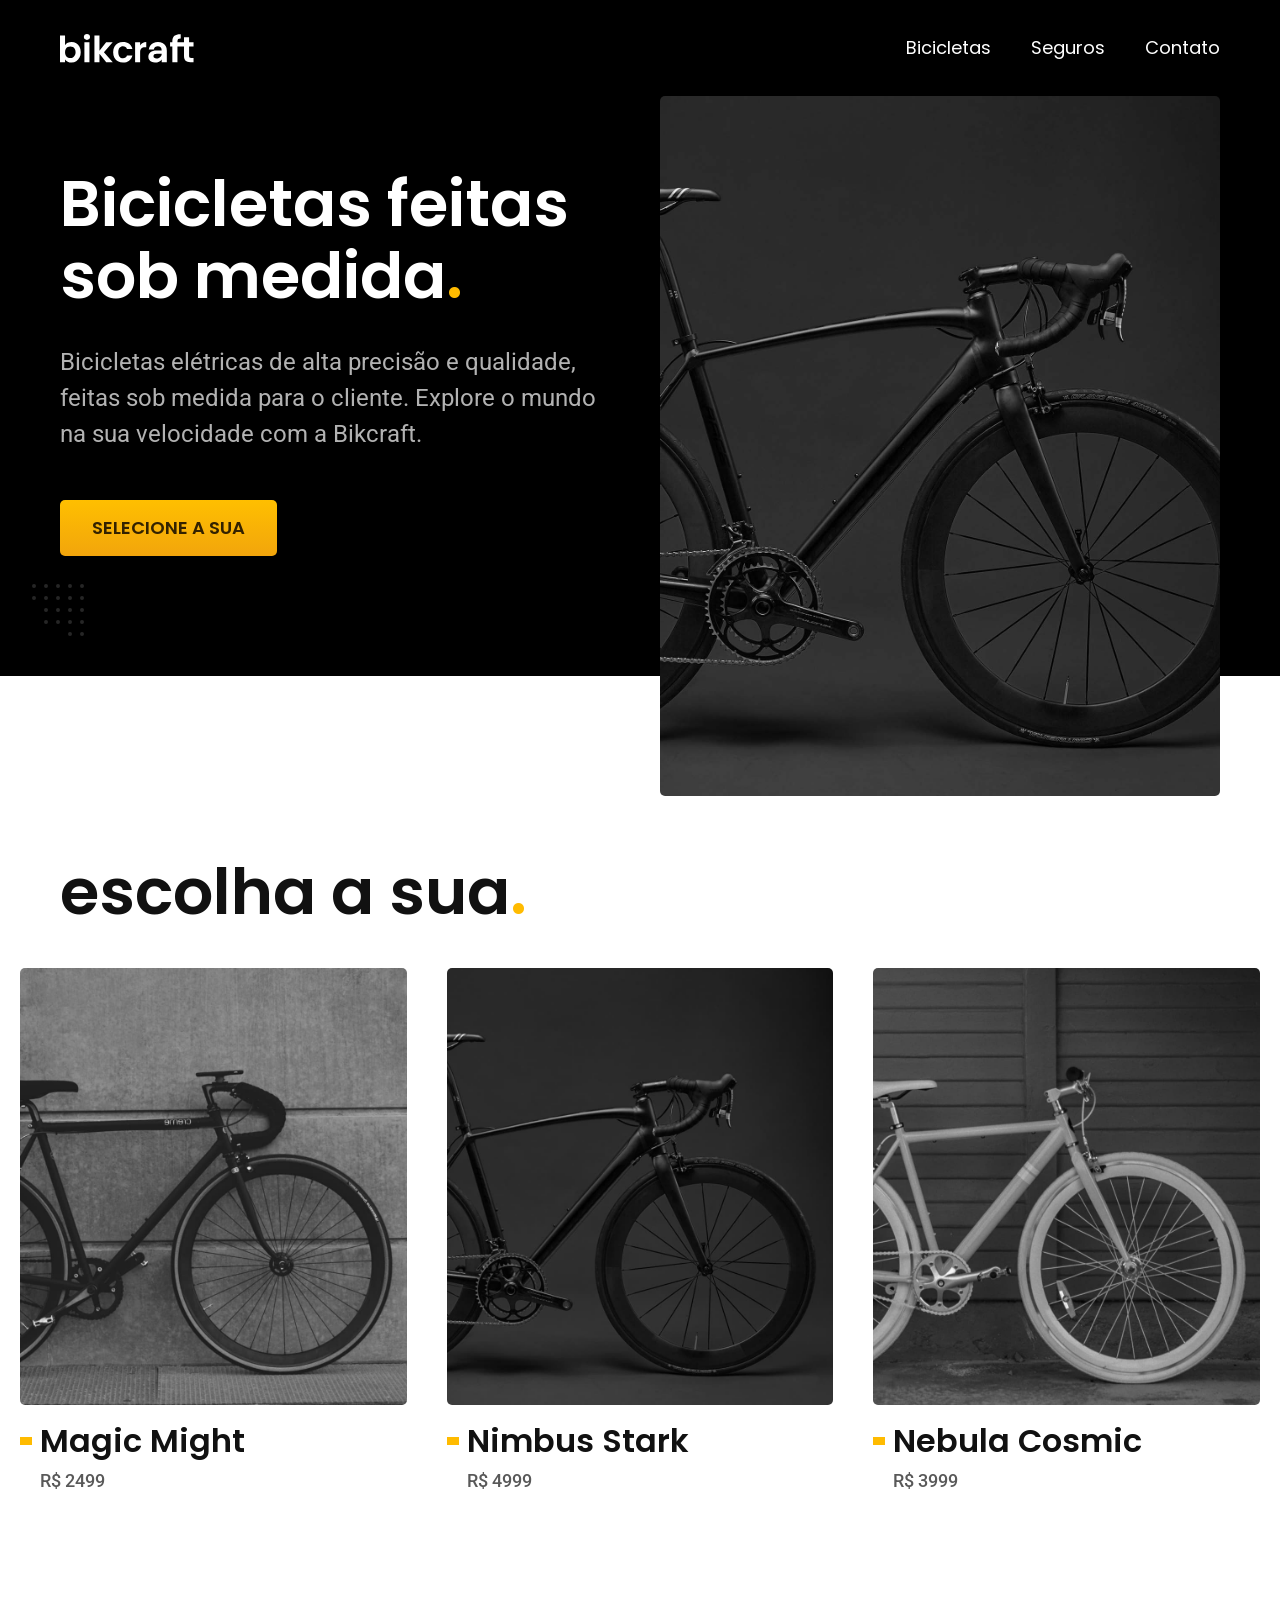
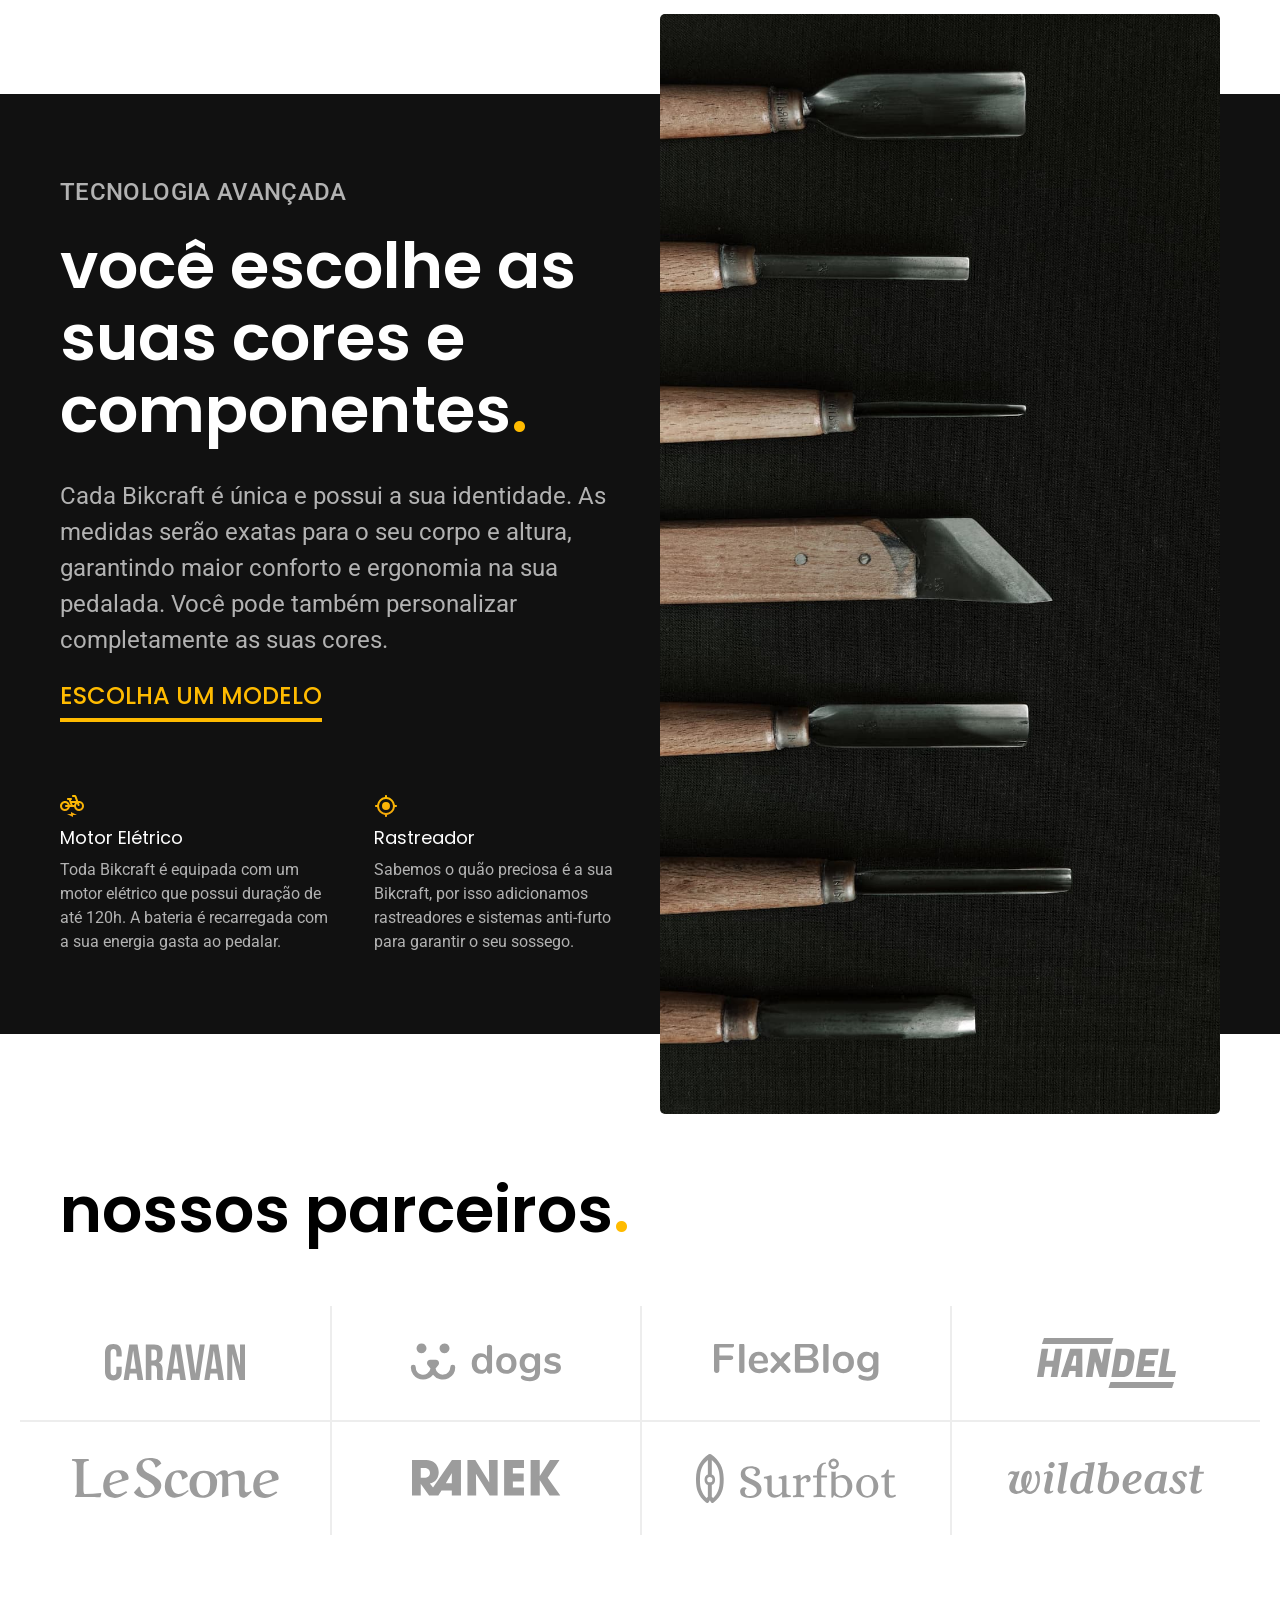
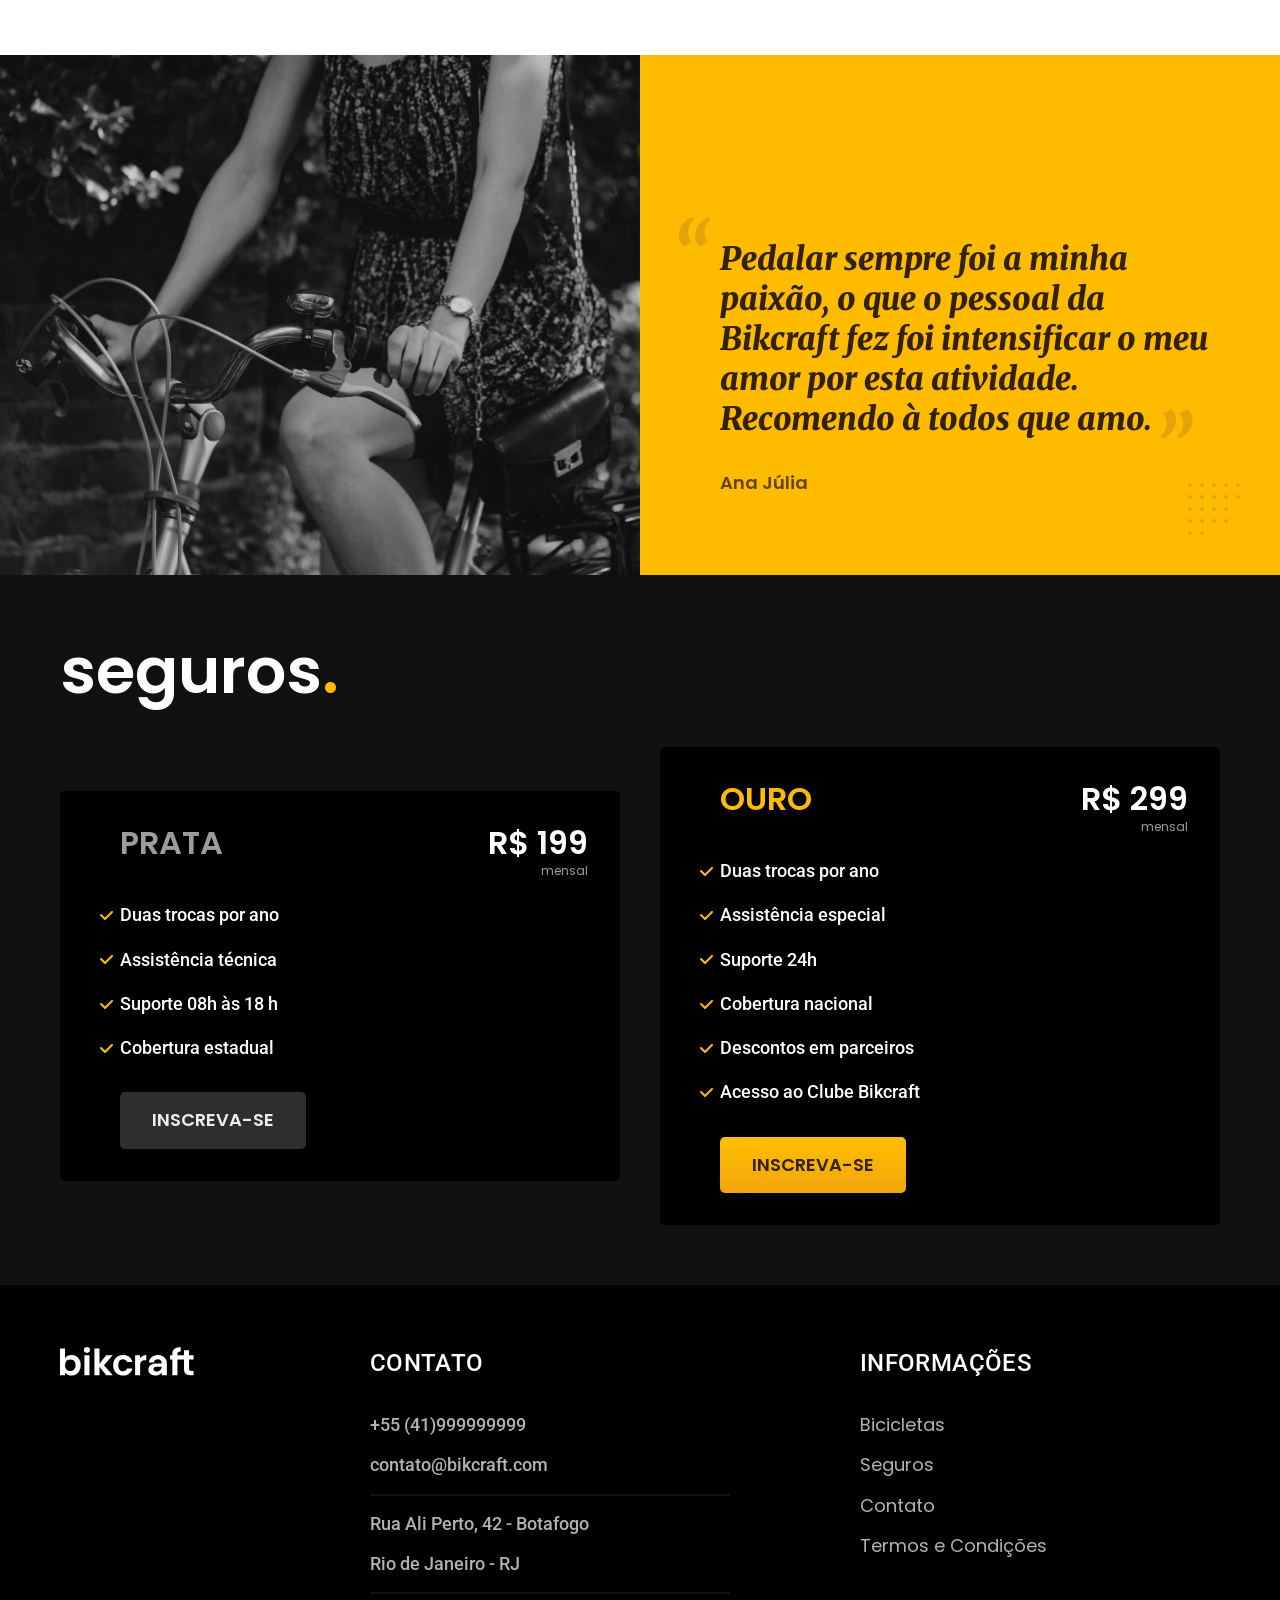
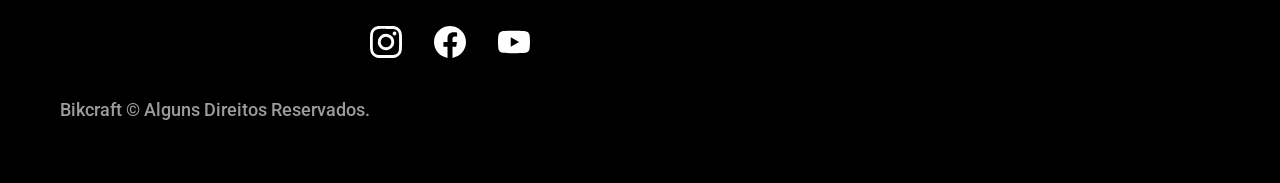
<file: index.html>
<!DOCTYPE html>
<html lang="en">

<head>
  <meta charset="UTF-8">
  <meta name="viewport" content="width=device-width, initial-scale=1.0">
  <meta name="description" content="Bicicletas elétricas de alta precisão e qualidade,  feitas sob medida para o cliente. Explore o mundo na sua velocidade com a Bikcraft.">
  <link rel="shortcut icon" href="favicon.svg" type="image/x-icon">
  <link rel="stylesheet" href="css/style.css">

  <link rel="preconnect" href="https://fonts.googleapis.com">
  <link rel="preconnect" href="https://fonts.gstatic.com" crossorigin>
  <link href="https://fonts.googleapis.com/css2?family=Merriweather:ital,opsz,wght@1,18..144,900&family=Poppins:wght@400;600&family=Roboto:wght@100..900&display=swap" rel="stylesheet">
  <title>Bikcraft - Bicicletas Elétricas</title>


  <script>
    document.documentElement.classList.add('js')
  </script>
</head>

<body id="home">
  <header class="header-bg">
    <div class="header container">
      <a href="./index.html"><img src="img/bikcraft.svg" alt="Bikcraft"></a>
      <nav aria-label="primaria">
        <ul class="header-menu font-1-m cor-0">
          <li><a href="./bicicletas.html">Bicicletas</a></li>
          <li><a href="./seguros.html">Seguros</a></li>
          <li><a href="./contato.html">Contato</a></li>
        </ul>
      </nav>
    </div>
  </header>

  <main class="introducao-bg">
    <div class="introducao container">
      <div class="introducao-conteudo">
        <h1 class="font-1-xxl cor-0 fadeInDown" data-anime="200">Bicicletas feitas sob medida<span class="cor-p1">.</span></h1>
        <p class="font-2-l cor-5 fadeInDown" data-anime="400" data-clipboard-text="Bicicletas elétricas de alta precisão e qualidade, feitas sob medida para o cliente. Explore o mundo na sua velocidade com a Bikcraft.">Bicicletas elétricas de alta precisão e qualidade, feitas sob medida para o cliente. Explore o mundo na sua velocidade com a Bikcraft.</p>
        <a href="bicicletas.html fadeInDown" class="botao" data-anime="600">Selecione a sua</a>
      </div>
      <div data-anime="800" class="fadeInDown">
        <img src="img/fotos/introducao.jpg" alt="Bicicleta elétrica preta.">
      </div>
    </div>
  </main>

  <article class="bicicletas-lista">
    <h2 class="font-1-xxl container">escolha a sua<span class="cor-p1">.</span></h2>
    <ul>
      <li>
        <a href="./bicicletas/magic.html">
          <img src="./img/bicicletas/magic-home.jpg" alt="Bicileta preta">
          <h3 class="font-1-xl">Magic Might</h3>
          <span class="font-2-m cor-8">R$ 2499</span>
        </a>
      </li>
      <li>
        <a href="./bicicletas/nimbus.html">
          <img src="./img/bicicletas/nimbus-home.jpg" alt="Bicileta preta">
          <h3 class="font-1-xl">Nimbus Stark</h3>
          <span class="font-2-m cor-8">R$ 4999</span>
        </a>
      </li>
      <li>
        <a href="./bicicletas/nebula.html">
          <img src="./img/bicicletas/nebula-home.jpg" alt="Bicileta preta">
          <h3 class="font-1-xl">Nebula Cosmic</h3>
          <span class="font-2-m cor-8">R$ 3999</span>
        </a>
      </li>
    </ul>
  </article>

  <article class="tecnologia-bg">
    <div class="tecnologia container">
      <div class="tecnologia-conteudo">
        <span class="font-2-lb cor-5">Tecnologia Avançada</span>
        <h2 class="font-1-xxl cor-0">você escolhe as suas cores e componentes<span class="cor-p1">.</span></h2>
        <p class="font-2-l cor-5">Cada Bikcraft é única e possui a sua identidade. As medidas serão exatas para o seu corpo e altura, garantindo maior conforto e ergonomia na sua pedalada. Você pode também personalizar completamente as suas cores.</p>
        <a class="link" href="bicicletas.html">Escolha um modelo</a>
        <div class="tecnologia-vantagens">
          <div>
            <img src="./img/icones/eletrica.svg" alt="">
            <h3 class="font-1-m cor-0">Motor Elétrico</h3>
            <p class="font-2-s cor-5">Toda Bikcraft é equipada com um motor elétrico que possui duração de até 120h. A bateria é recarregada com a sua energia gasta ao pedalar.
            </p>
          </div>
          <div>
            <img src="./img/icones/rastreador.svg" alt="">
            <h3 class="font-1-m cor-0">Rastreador</h3>
            <p class="font-2-s cor-5">Sabemos o quão preciosa é a sua Bikcraft, por isso adicionamos rastreadores e sistemas anti-furto para garantir o seu sossego.
            </p>
          </div>
        </div>
      </div>
      <div class="tecnologia-imagem">
        <img src="./img/fotos/tecnologia.jpg" alt="">
      </div>
    </div>
  </article>
  <section class="parceiros" aria-label="Nossos Parceiros">
    <h2 class="font-1-xxl cor-12 container">nossos parceiros<span class="cor-p1">.</span></h2>
    <ul>
      <li><img src="img/parceiros/caravan.svg" alt="Caravan"></li>
      <li><img src="img/parceiros/dogs.svg" alt="Dogs"></li>
      <li><img src="img/parceiros/flexblog.svg" alt="Flexblog"></li>
      <li><img src="img/parceiros/handel.svg" alt="Handel"></li>
      <li><img src="img/parceiros/lescone.svg" alt="Lescone"></li>
      <li><img src="img/parceiros/ranek.svg" alt="Ranek"></li>
      <li><img src="img/parceiros/surfbot.svg" alt="Surfbot"></li>
      <li><img src="img/parceiros/wildbeast.svg" alt="Wildbeast"></li>
    </ul>
  </section>

  <section class="depoimento" aria-label="Depoimento">
    <div class="depoimento-imagem">
      <img src="img/fotos/depoimento.jpg" alt="Pessoa pedalando uma bicicleta Bikcraft">
    </div>
    <div class="depoimento-conteudo">
      <blockquote class="font-1-xl cor-p5">
        <p>Pedalar sempre foi a minha paixão, o que o pessoal da Bikcraft fez foi intensificar o meu amor por esta atividade. Recomendo à todos que amo.
        </p>
      </blockquote>
      <span class="font-1-mb cor-p4">Ana Júlia</span>
    </div>
  </section>

  <article class="seguros-bg">
    <div class="seguros container">
      <h2 class="font-1-xxl cor-0">seguros<span class="cor-p1">.</span></h2>
      <div class="seguros-item">
        <h3 class="font-1-xl cor-6">PRATA</h3>
        <span class="font-1-xl cor-0">R$ 199 <span class="font-1-xs cor-6">mensal</span></span>
        <ul class="font-2-m cor-0">
          <li>Duas trocas por ano</li>
          <li>Assistência técnica</li>
          <li>Suporte 08h às 18 h</li>
          <li>Cobertura estadual</li>
        </ul>
        <a href="./orcamento.html" class="botao secundario">Inscreva-se</a>
      </div>
      <div class="seguros-item">
        <h3 class="font-1-xl cor-p1">OURO</h3>
        <span class="font-1-xl cor-0">R$ 299 <span class="font-1-xs cor-6">mensal</span></span>
        <ul class="font-2-m cor-0">
          <li>Duas trocas por ano</li>
          <li>Assistência especial</li>
          <li>Suporte 24h</li>
          <li>Cobertura nacional</li>
          <li>Descontos em parceiros</li>
          <li>Acesso ao Clube Bikcraft</li>
        </ul>
        <a href="./orcamento.html" class="botao">Inscreva-se</a>
      </div>
    </div>
  </article>
  <footer class="footer-bg">
    <div class="footer container">
      <img src="./img/bikcraft.svg" alt="Bikcraft">
      <div class="footer-contato">
        <h3 class="font-2-lb cor-0">Contato</h3>
        <ul class="font-2-m cor-5">
          <li><a href="tel:+5541999999999">+55 (41)999999999</a></li>
          <li><a href="mailto:contato@bikcraft.com">contato@bikcraft.com</a></li>
          <li>Rua Ali Perto, 42 - Botafogo</li>
          <li>Rio de Janeiro - RJ</li>
        </ul>
        <div class="footer-redes">
          <a href="./">
            <img src="./img/redes/instagram.svg" alt="Instagram">
          </a>
          <a href="./">
            <img src="./img/redes/facebook.svg" alt="Facebook">
          </a>
          <a href="./">
            <img src="./img/redes/youtube.svg" alt="Youtube">
          </a>
        </div>
      </div>

      <div class="footer-informacoes">
        <h3 class="font-2-lb cor-0">Informações</h3>
        <nav>
          <ul class="font-1-m cor-5">
            <li><a href="./bicicletas.html">Bicicletas</a></li>
            <li><a href="./seguros.html">Seguros</a></li>
            <li><a href="./contato.html">Contato</a></li>
            <li><a href="./termos.html">Termos e Condições</a></li>
          </ul>
        </nav>
      </div>
      <p class="font-2-m cor-6 footer-copy">Bikcraft © Alguns Direitos Reservados.</p>
    </div>
  </footer>
  <script src="./js/plugins/simple-anime.js"></script>
  <script src="./js/plugins/clipboard.min.js"></script>
  <script src="./js/script.js"></script>
</body>

</html>
</file>
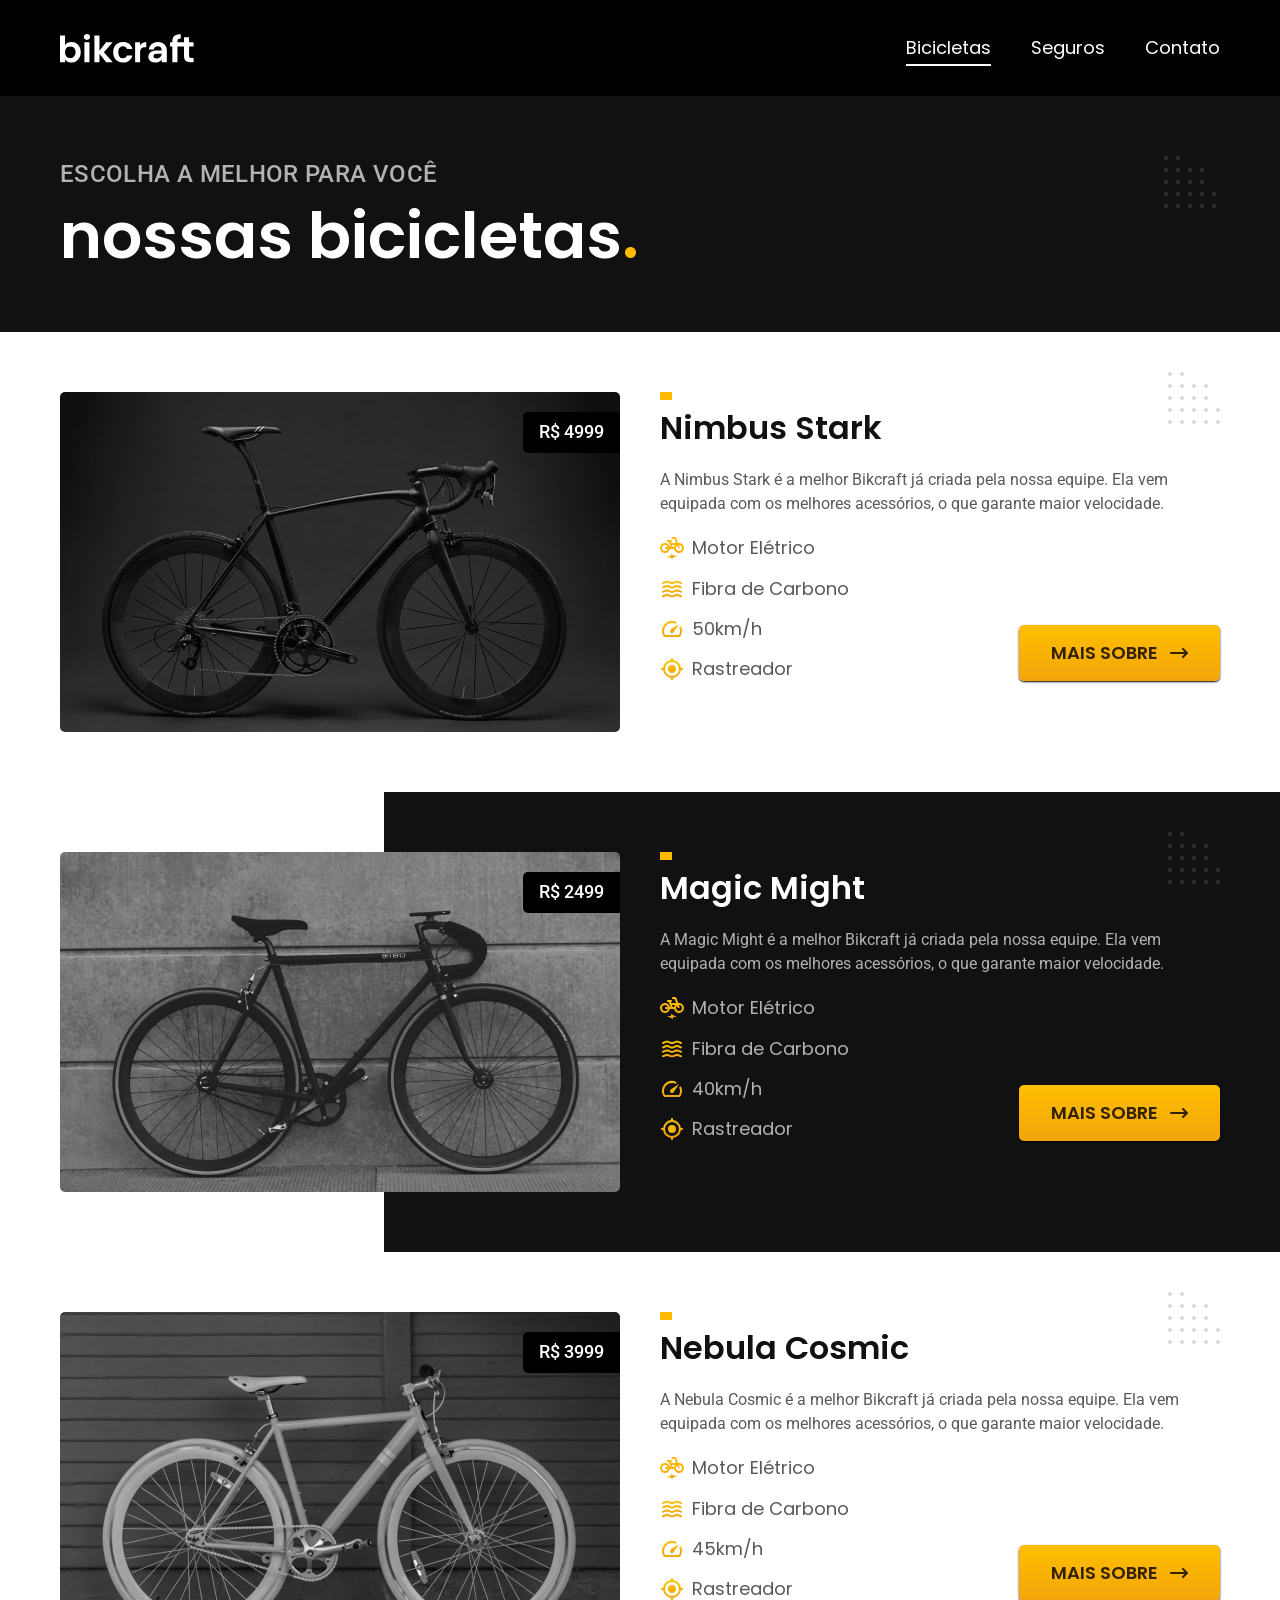
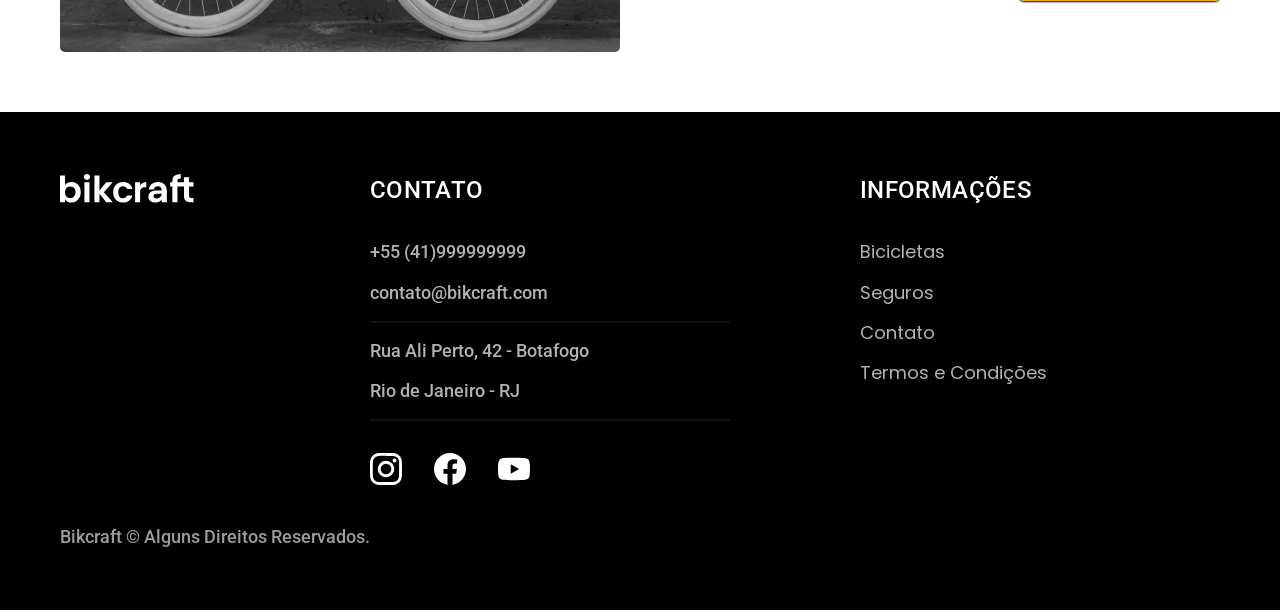
<file: bicicletas.html>
<!DOCTYPE html>
<html lang="en">

<head>
  <meta charset="UTF-8">
  <meta name="viewport" content="width=device-width, initial-scale=1.0">
  <meta name="description" content="Bicicletas elétricas de alta precisão e qualidade,  feitas sob medida para o cliente. Explore o mundo na sua velocidade com a Bikcraft.">
  <link rel="preload" href="./css/style.css" as="style">
  <link rel="stylesheet" href="./css/style.css">
  <link rel="shortcut icon" href="favicon.svg" type="image/x-icon">
  <link rel="preconnect" href="https://fonts.googleapis.com">
  <link rel="preconnect" href="https://fonts.gstatic.com" crossorigin>
  <link href="https://fonts.googleapis.com/css2?family=Merriweather:ital,opsz,wght@1,18..144,900&family=Poppins:wght@400;600&family=Roboto:wght@100..900&display=swap" rel="stylesheet">
  <title>bicicletas | Bikcraft</title>
  <script>
    document.documentElement.classList.add('js')
  </script>
</head>

<body id="bicicletas">
  <header class="header-bg">
    <div class="header container">
      <a href="./index.html"><img src="img/bikcraft.svg" alt="Bikcraft"></a>
      <nav aria-label="primaria">
        <ul class="header-menu font-1-m cor-0">
          <li><a href="./bicicletas.html">Bicicletas</a></li>
          <li><a href="./seguros.html">Seguros</a></li>
          <li><a href="./contato.html">Contato</a></li>
        </ul>
      </nav>
    </div>
  </header>

  <main>
    <div class="titulo-bg">
      <div class="titulo container">
        <p class="font-2-lb cor-5">Escolha a melhor para você</p>
        <h1 class="font-1-xxl cor-0">nossas bicicletas<span class="cor-p1">.</span></h1>
      </div>
    </div>

    <div class="bicicletas-bg">
      <div class="bicicletas container">
        <div class="bicicletas-imagem">
          <img src="./img/bicicletas/nimbus.jpg" alt="Bicicleta Preta">
          <span class="font-2-m cor-0">R$ 4999</span>
        </div>
        <div class="bicicletas-conteudo">
          <h2 class="font-1-xl">Nimbus Stark</h2>
          <p class="font-2-s cor-8">A Nimbus Stark é a melhor Bikcraft já criada pela nossa equipe. Ela vem equipada com os melhores acessórios, o que garante maior velocidade.</p>
          <ul class="font-1-m cor-8">
            <li>
              <img src="./img/icones/eletrica.svg" alt="">
              Motor Elétrico
            </li>
            <li>
              <img src="./img/icones/carbono.svg" alt="">
              Fibra de Carbono
            </li>
            <li>
              <img src="./img/icones/velocidade.svg" alt="">
              50km/h
            </li>
            <li>
              <img src="./img/icones/rastreador.svg" alt="">
              Rastreador
            </li>
          </ul>
          <a class="botao seta" href="./bicicletas/nimbus.html">Mais Sobre</a>
        </div>
      </div>
    </div>

    <div class="bicicletas-bg">

      <div class="bicicletas container">
        <div class="bicicletas-imagem">
          <img src="./img/bicicletas/magic.jpg" alt="Bicicleta Preta">
          <span class="font-2-m cor-0">R$ 2499</span>
        </div>
        <div class="bicicletas-conteudo">
          <h2 class="font-1-xl cor-0">Magic Might</h2>
          <p class="font-2-s cor-5">A Magic Might é a melhor Bikcraft já criada pela nossa equipe. Ela vem equipada com os melhores acessórios, o que garante maior velocidade.</p>
          <ul class="font-1-m cor-5">
            <li>
              <img src="./img/icones/eletrica.svg" alt="">
              Motor Elétrico
            </li>
            <li>
              <img src="./img/icones/carbono.svg" alt="">
              Fibra de Carbono
            </li>
            <li>
              <img src="./img/icones/velocidade.svg" alt="">
              40km/h
            </li>
            <li>
              <img src="./img/icones/rastreador.svg" alt="">
              Rastreador
            </li>
          </ul>
          <a class="botao seta" href="./bicicletas/magic.html">Mais Sobre</a>
        </div>
      </div>
    </div>

    <div class="bicicletas-bg">
      <div class="bicicletas container">
        <div class="bicicletas-imagem">
          <img src="./img/bicicletas/nebula.jpg" alt="Bicicleta Preta">
          <span class="font-2-m cor-0">R$ 3999</span>
        </div>
        <div class="bicicletas-conteudo">
          <h2 class="font-1-xl">Nebula Cosmic</h2>
          <p class="font-2-s cor-8">A Nebula Cosmic é a melhor Bikcraft já criada pela nossa equipe. Ela vem equipada com os melhores acessórios, o que garante maior velocidade.</p>
          <ul class="font-1-m cor-8">
            <li>
              <img src="./img/icones/eletrica.svg" alt="">
              Motor Elétrico
            </li>
            <li>
              <img src="./img/icones/carbono.svg" alt="">
              Fibra de Carbono
            </li>
            <li>
              <img src="./img/icones/velocidade.svg" alt="">
              45km/h
            </li>
            <li>
              <img src="./img/icones/rastreador.svg" alt="">
              Rastreador
            </li>
          </ul>
          <a class="botao seta" href="./bicicletas/nebula.html">Mais Sobre</a>
        </div>
      </div>
    </div>
  </main>

  <footer class="footer-bg">
    <div class="footer container">
      <img src="./img/bikcraft.svg" alt="Bikcraft">
      <div class="footer-contato">
        <h3 class="font-2-lb cor-0">Contato</h3>
        <ul class="font-2-m cor-5">
          <li><a href="tel:+5541999999999">+55 (41)999999999</a></li>
          <li><a href="mailto:contato@bikcraft.com">contato@bikcraft.com</a></li>
          <li>Rua Ali Perto, 42 - Botafogo</li>
          <li>Rio de Janeiro - RJ</li>
        </ul>
        <div class="footer-redes">
          <a href="./">
            <img src="./img/redes/instagram.svg" alt="Instagram">
          </a>
          <a href="./">
            <img src="./img/redes/facebook.svg" alt="Facebook">
          </a>
          <a href="./">
            <img src="./img/redes/youtube.svg" alt="Youtube">
          </a>
        </div>
      </div>

      <div class="footer-informacoes">
        <h3 class="font-2-lb cor-0">Informações</h3>
        <nav>
          <ul class="font-1-m cor-5">
            <li><a href="./bicicletas.html">Bicicletas</a></li>
            <li><a href="./seguros.html">Seguros</a></li>
            <li><a href="./contato.html">Contato</a></li>
            <li><a href="./termos.html">Termos e Condições</a></li>
          </ul>
        </nav>
      </div>
      <p class="font-2-m cor-6 footer-copy">Bikcraft © Alguns Direitos Reservados.</p>
    </div>
  </footer>
  <script src="./js/script.js"></script>
</body>

</html>
</file>
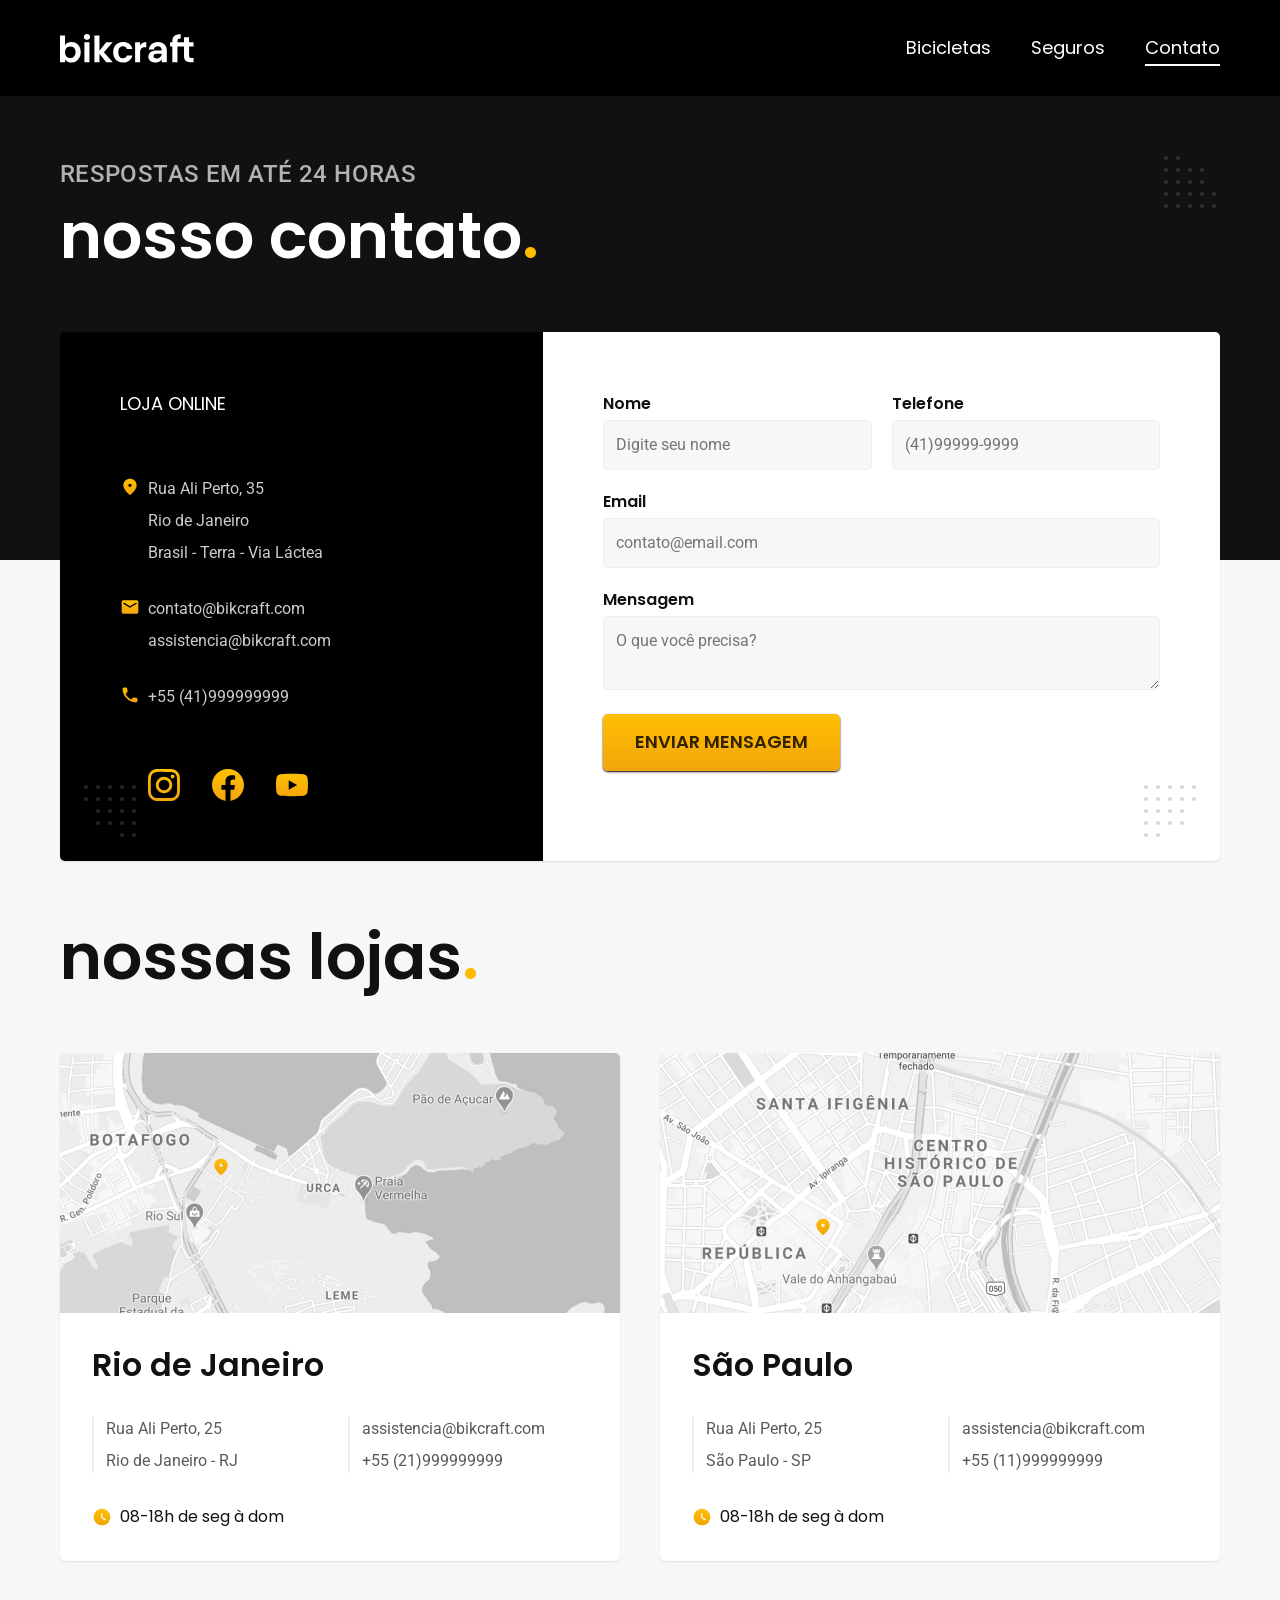
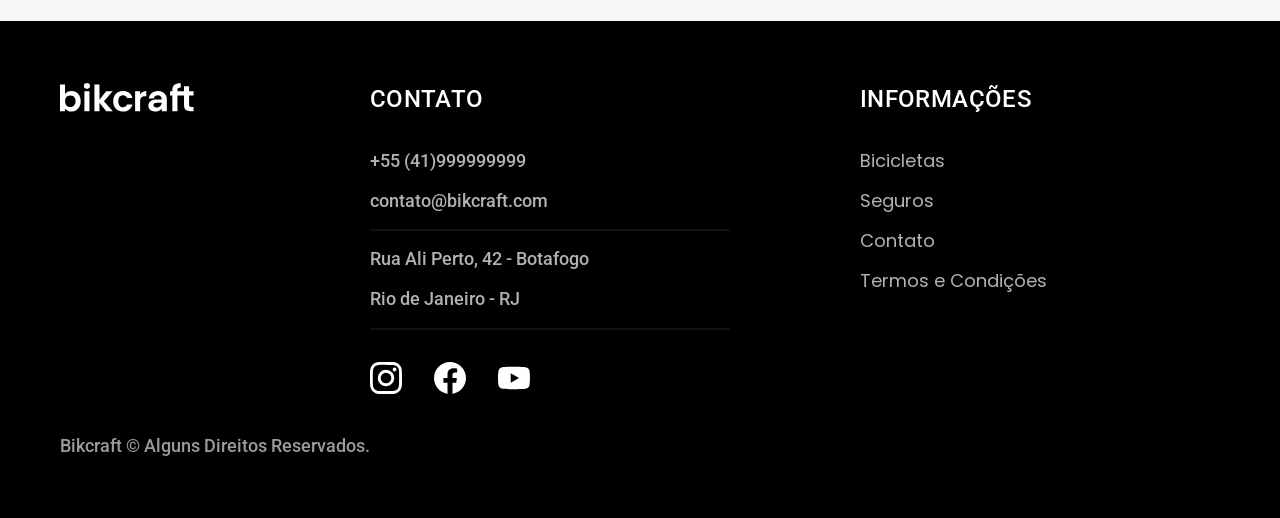
<file: contato.html>
<!DOCTYPE html>
<html lang="en">

<head>
  <meta charset="UTF-8">
  <meta name="viewport" content="width=device-width, initial-scale=1.0">
  <meta name="description" content="Bicicletas elétricas de alta precisão e qualidade,  feitas sob medida para o cliente. Explore o mundo na sua velocidade com a Bikcraft.">
  <link rel="preload" href="./css/style.css" as="style">
  <link rel="stylesheet" href="./css/style.css">
  <link rel="shortcut icon" href="favicon.svg" type="image/x-icon">
  <link rel="preconnect" href="https://fonts.googleapis.com">
  <link rel="preconnect" href="https://fonts.gstatic.com" crossorigin>
  <link href="https://fonts.googleapis.com/css2?family=Merriweather:ital,opsz,wght@1,18..144,900&family=Poppins:wght@400;600&family=Roboto:wght@100..900&display=swap" rel="stylesheet">
  <title>Contato | Bikcraft</title>
  <script>
    document.documentElement.classList.add('js')
  </script>
</head>

<body id="contato">
  <header class="header-bg">
    <div class="header container">
      <a href="./index.html"><img src="./img/bikcraft.svg" alt="Bikcraft"></a>
      <nav aria-label="primaria">
        <ul class="header-menu font-1-m cor-0">
          <li><a href="./bicicletas.html">Bicicletas</a></li>
          <li><a href="./seguros.html">Seguros</a></li>
          <li><a href="./contato.html">Contato</a></li>
        </ul>
      </nav>
    </div>
  </header>

  <main>
    <div class="titulo-bg">
      <div class="titulo container">
        <p class="font-2-lb cor-5">Respostas em até 24 horas</p>
        <h1 class="font-1-xxl cor-0">nosso contato<span class="cor-p1">.</span></h1>
      </div>
    </div>
    <div class="contato container">
      <section class="contato-dados" aria-label="Endereço">
        <h2 class="font-1-m cor-0">LOJA ONLINE</h2>
        <div class="contato-endereco font-2-s cor-4">
          <p>Rua Ali Perto, 35</p>
          <p>Rio de Janeiro</p>
          <p>Brasil - Terra - Via Láctea</p>
        </div>
        <address class="contato-meios font-2-s cor-4">
          <a href="mailto:contato@bikcraft.com">contato@bikcraft.com</a>
          <a href="mailto:assistencia@bikcraft.com">assistencia@bikcraft.com</a>
          <a href="tel:+5541999999999">+55 (41)999999999</a>
        </address>
        <div class="contato-redes">
          <a href="./">
            <img src="./img/redes/instagram-p.svg" alt="Instagram">
          </a>
          <a href="./">
            <img src="./img/redes/facebook-p.svg" alt="Facebook">
          </a>
          <a href="./">
            <img src="./img/redes/youtube-p.svg" alt="Youtube">
          </a>
        </div>
      </section>
      <section class="contato-formulario" aria-label="Formulário">
        <form class="form" action="./contato.html">
          <div>
            <label for="nome">Nome</label>
            <input type="text" name="nome" id="nome" placeholder="Digite seu nome">
          </div>
          <div>
            <label for="telefone">Telefone</label>
            <input type="text" name="telefone" id="telefone" placeholder="(41)99999-9999">
          </div>
          <div class="col-2">
            <label for="email">Email</label>
            <input type="email" name="email" id="email" placeholder="contato@email.com">
          </div>
          <div class="col-2">
            <label for="mensagem">Mensagem</label>
            <textarea name="mensagem" id="mensagem" placeholder="O que você precisa?"></textarea>
          </div>
          <button class="botao" type="submit">Enviar Mensagem</button>
        </form>
      </section>
    </div>
  </main>

  <article class="lojas container">
    <h2 class="font-1-xxl">nossas lojas<span class="cor-p1">.</span></h2>
    <div class="lojas-item">
      <img src="./img/lojas/rj.jpg" alt="Mapa marcando o endereço em Rua Ali Perto, 25 - Rio de Janeiro - RJ">
      <div class="lojas-conteudo">
        <h3 class="font-1-xl">Rio de Janeiro</h3>
        <div class="lojas-dados font-2-s cor-8">
          <p>Rua Ali Perto, 25</p>
          <p>Rio de Janeiro - RJ</p>
        </div>
        <div class="lojas-dados font-2-s cor-8">
          <a href="mailto:rj@bikcraft.com">assistencia@bikcraft.com</a>
          <a href="tel:+5521999999999">+55 (21)999999999</a>
        </div>
        <p class="lojas-tempo font-1-s"><img src="./img/icones/horario.svg" alt="">08-18h de seg à dom</p>
      </div>
    </div>
    <div class="lojas-item">
      <img src="./img/lojas/sp.jpg" alt="Mapa marcando o endereço em Rua Ali Perto, 25 - São Paulo - SP">
      <div class="lojas-conteudo">
        <h3 class="font-1-xl">São Paulo</h3>
        <div class="lojas-dados font-2-s cor-8">
          <p>Rua Ali Perto, 25</p>
          <p>São Paulo - SP</p>
        </div>
        <div class="lojas-dados font-2-s cor-8">
          <a href="mailto:sp@bikcraft.com">assistencia@bikcraft.com</a>
          <a href="tel:+5511999999999">+55 (11)999999999</a>
        </div>
        <p class="lojas-tempo font-1-s"><img src="./img/icones/horario.svg" alt="">08-18h de seg à dom</p>
      </div>

    </div>

  </article>

  <footer class=" footer-bg">
    <div class="footer container">
      <img src="./img/bikcraft.svg" alt="Bikcraft">
      <div class="footer-contato">
        <h3 class="font-2-lb cor-0">Contato</h3>
        <ul class="font-2-m cor-5">
          <li><a href="tel:+5541999999999">+55 (41)999999999</a></li>
          <li><a href="mailto:contato@bikcraft.com">contato@bikcraft.com</a></li>
          <li>Rua Ali Perto, 42 - Botafogo</li>
          <li>Rio de Janeiro - RJ</li>
        </ul>
        <div class="footer-redes">
          <a href="./">
            <img src="./img/redes/instagram.svg" alt="Instagram">
          </a>
          <a href="./">
            <img src="./img/redes/facebook.svg" alt="Facebook">
          </a>
          <a href="./">
            <img src="./img/redes/youtube.svg" alt="Youtube">
          </a>
        </div>
      </div>

      <div class="footer-informacoes">
        <h3 class="font-2-lb cor-0">Informações</h3>
        <nav>
          <ul class="font-1-m cor-5">
            <li><a href="./bicicletas.html">Bicicletas</a></li>
            <li><a href="./seguros.html">Seguros</a></li>
            <li><a href="./contato.html">Contato</a></li>
            <li><a href="./termos.html">Termos e Condições</a></li>
          </ul>
        </nav>
      </div>
      <p class="font-2-m cor-6 footer-copy">Bikcraft © Alguns Direitos Reservados.</p>
    </div>
  </footer>
  <script src="./js/script.js"></script>
</body>

</html>
</file>
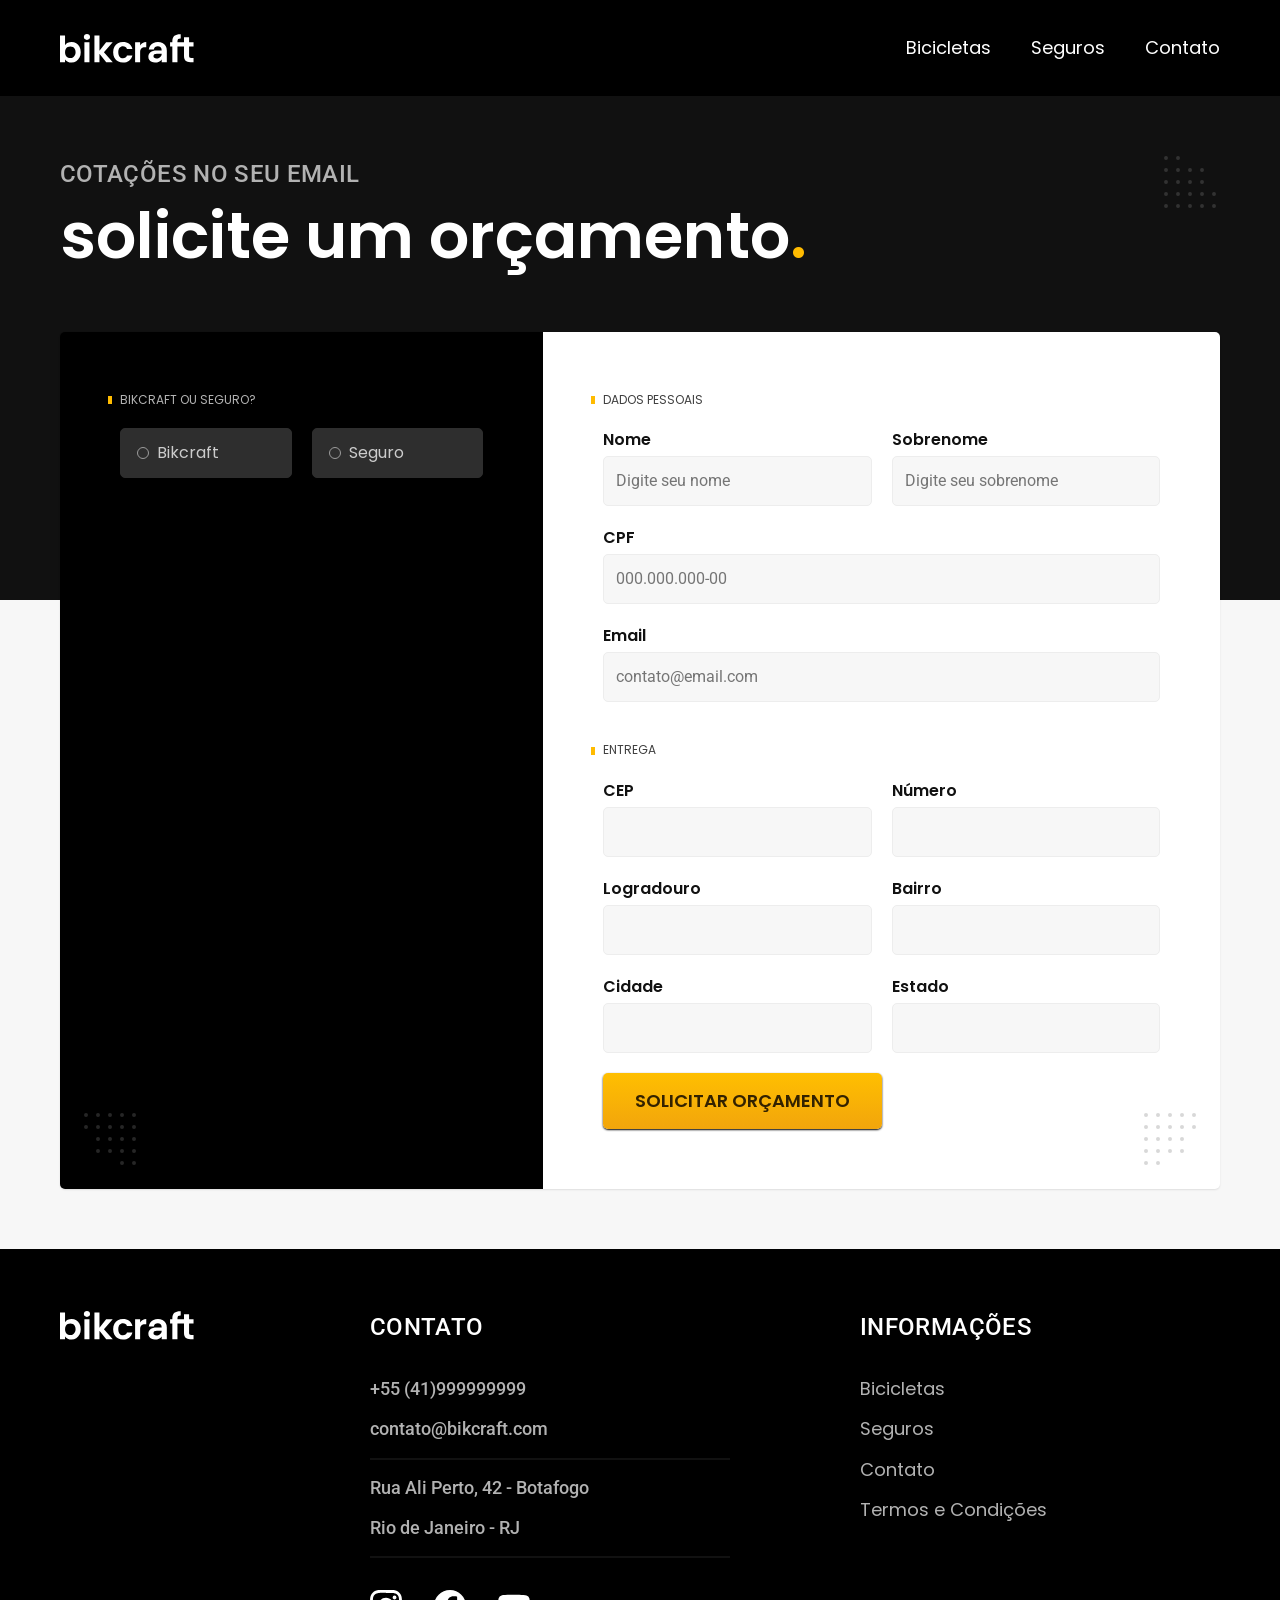
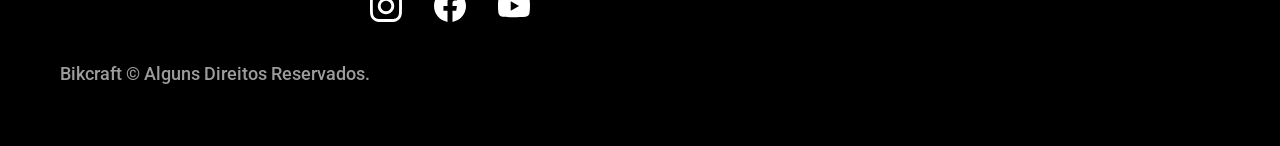
<file: orcamento.html>
<!DOCTYPE html>
<html lang="en">

<head>
  <meta charset="UTF-8">
  <meta name="viewport" content="width=device-width, initial-scale=1.0">
  <meta name="description" content="Bicicletas elétricas de alta precisão e qualidade,  feitas sob medida para o cliente. Explore o mundo na sua velocidade com a Bikcraft.">
  <link rel="shortcut icon" href="favicon.svg" type="image/x-icon">
  <link rel="stylesheet" href="css/style.css">
  <link rel="preconnect" href="https://fonts.googleapis.com">
  <link rel="preconnect" href="https://fonts.gstatic.com" crossorigin>
  <link href="https://fonts.googleapis.com/css2?family=Merriweather:ital,opsz,wght@1,18..144,900&family=Poppins:wght@400;600&family=Roboto:wght@100..900&display=swap" rel="stylesheet">
  <title>Orçamento | Bikcraft</title>
  <script>
    document.documentElement.classList.add('js')
  </script>
</head>

<body id="orcamento">
  <header class="header-bg">
    <div class="header container">
      <a href="./index.html"><img src="./img/bikcraft.svg" alt="Bikcraft"></a>
      <nav aria-label="primaria">
        <ul class="header-menu font-1-m cor-0">
          <li><a href="./bicicletas.html">Bicicletas</a></li>
          <li><a href="./seguros.html">Seguros</a></li>
          <li><a href="./contato.html">Contato</a></li>
        </ul>
      </nav>
    </div>
  </header>

  <main>
    <div class="titulo-bg">
      <div class="titulo container">
        <p class="font-2-lb cor-5">Cotações no seu email</p>
        <h1 class="font-1-xxl cor-0">solicite um orçamento<span class="cor-p1">.</span></h1>
      </div>
    </div>

    <form action="./" class="orcamento container">
      <div class="orcamento-produto">
        <h2 class="font-1-xs cor-5">Bikcraft ou Seguro?</h2>
        <input type="radio" name="tipo" value="bikcraft" id="bikcraft">
        <label for="bikcraft">Bikcraft</label>
        <input type="radio" name="tipo" value="seguro" id="seguro">
        <label for="seguro">Seguro</label>
        <div class="orcamento-conteudo" id="orcamento-bikcraft">
          <h2 class="font-1-xs cor-5">Escolha a sua (BIKCRAFT)</h2>
          <input type="radio" name="produto" value="nimbus" id="nimbus">
          <label for="nimbus">Nimbus <span>R$ 4999</span></label>
          <div class="orcamento-detalhes">
            <ul class="font-1-xs cor-8">
              <li><img src="./img/icones/eletrica.svg" alt="">Motor Elétrico</li>
              <li><img src="./img/icones/carbono.svg" alt="">Fibra de Carbono</li>
              <li><img src="./img/icones/velocidade.svg" alt="">50 km/h</li>
              <li><img src="./img/icones/rastreador.svg" alt="">Rastreador</li>
            </ul>
            <img src="./img/bicicletas/nimbus.jpg" alt="Bicicleta Preta">
          </div>
          <input type="radio" name="produto" value="nebula" id="nebula">
          <label for="nebula">Nebula <span>R$ 2499</span></label>
          <div class="orcamento-detalhes">
            <ul class="font-1-xs cor-8">
              <li><img src="./img/icones/eletrica.svg" alt="">Motor Elétrico</li>
              <li><img src="./img/icones/carbono.svg" alt="">Fibra de Carbono</li>
              <li><img src="./img/icones/velocidade.svg" alt="">40 km/h</li>
              <li><img src="./img/icones/rastreador.svg" alt="">Rastreador</li>
            </ul>
            <img src="./img/bicicletas/nebula.jpg" alt="Bicicleta Preta">
          </div>
          <input type="radio" name="produto" value="magic" id="magic">
          <label for="magic">Magic <span>R$ 3999</span></label>
          <div class="orcamento-detalhes">
            <ul class="font-1-xs cor-8">
              <li><img src="./img/icones/eletrica.svg" alt="">Motor Elétrico</li>
              <li><img src="./img/icones/carbono.svg" alt="">Fibra de Carbono</li>
              <li><img src="./img/icones/velocidade.svg" alt="">45 km/h</li>
              <li><img src="./img/icones/rastreador.svg" alt="">Rastreador</li>
            </ul>
            <img src="./img/bicicletas/magic.jpg" alt="Bicicleta Preta">
          </div>
        </div>
        <div class="orcamento-conteudo" id="orcamento-seguro">
          <h2 class="font-1-xs cor-5">Escolha o plano</h2>
          <input type="radio" name="produto" value="prata" id="prata">
          <label for="prata">Prata <span>R$ 199</span></label>
          <input type="radio" name="produto" value="ouro" id="ouro">
          <label for="ouro">Ouro <span>R$ 299</span></label>
        </div>
      </div>
      <div class="orcamento-dados form">
        <h2 class="font-1-xs cor-9 col-2">dados pessoais </h2>
        <div>
          <label for="nome">Nome</label>
          <input type="text" name="nome" id="nome" placeholder="Digite seu nome">
        </div>
        <div>
          <label for="sobrenome">Sobrenome</label>
          <input type="text" name="sobrenome" id="sobrenome" placeholder="Digite seu sobrenome">
        </div>
        <div class="col-2">
          <label for="cpf">CPF</label>
          <input type="text" name="cpf" id="cpf" placeholder="000.000.000-00">
        </div>
        <div class="col-2">
          <label for="email">Email</label>
          <input type="email" name="email" id="email" placeholder="contato@email.com">
        </div>
        <h2 class="font-1-xs cor-9 col-2">entrega</h2>
        <div>
          <label for="cep">CEP</label>
          <input type="text" name="cep" id="cep">
        </div>
        <div>
          <label for="numero">Número</label>
          <input type="text" name="numero" id="numero">
        </div>
        <div>
          <label for="logradouro">Logradouro</label>
          <input type="text" name="logradouro" id="logradouro">
        </div>
        <div>
          <label for="bairro">Bairro</label>
          <input type="text" name="bairro" id="bairro">
        </div>
        <div>
          <label for="cidade">Cidade</label>
          <input type="text" name="cidade" id="cidade">
        </div>
        <div>
          <label for="estado">Estado</label>
          <input type="text" name="estado" id="estado">
        </div>
        <button class="botao col-2">Solicitar Orçamento</button>
      </div>
    </form>
  </main>

  <footer class="footer-bg">
    <div class="footer container">
      <img src="./img/bikcraft.svg" alt="Bikcraft">
      <div class="footer-contato">
        <h3 class="font-2-lb cor-0">Contato</h3>
        <ul class="font-2-m cor-5">
          <li><a href="tel:+5541999999999">+55 (41)999999999</a></li>
          <li><a href="mailto:contato@bikcraft.com">contato@bikcraft.com</a></li>
          <li>Rua Ali Perto, 42 - Botafogo</li>
          <li>Rio de Janeiro - RJ</li>
        </ul>
        <div class="footer-redes">
          <a href="./">
            <img src="./img/redes/instagram.svg" alt="Instagram">
          </a>
          <a href="./">
            <img src="./img/redes/facebook.svg" alt="Facebook">
          </a>
          <a href="./">
            <img src="./img/redes/youtube.svg" alt="Youtube">
          </a>
        </div>
      </div>

      <div class="footer-informacoes">
        <h3 class="font-2-lb cor-0">Informações</h3>
        <nav>
          <ul class="font-1-m cor-5">
            <li><a href="./bicicletas.html">Bicicletas</a></li>
            <li><a href="./seguros.html">Seguros</a></li>
            <li><a href="./contato.html">Contato</a></li>
            <li><a href="./termos.html">Termos e Condições</a></li>
          </ul>
        </nav>
      </div>
      <p class="font-2-m cor-6 footer-copy">Bikcraft © Alguns Direitos Reservados.</p>
    </div>
  </footer>
  <script src="./js/script.js"></script>
</body>

</html>
</file>
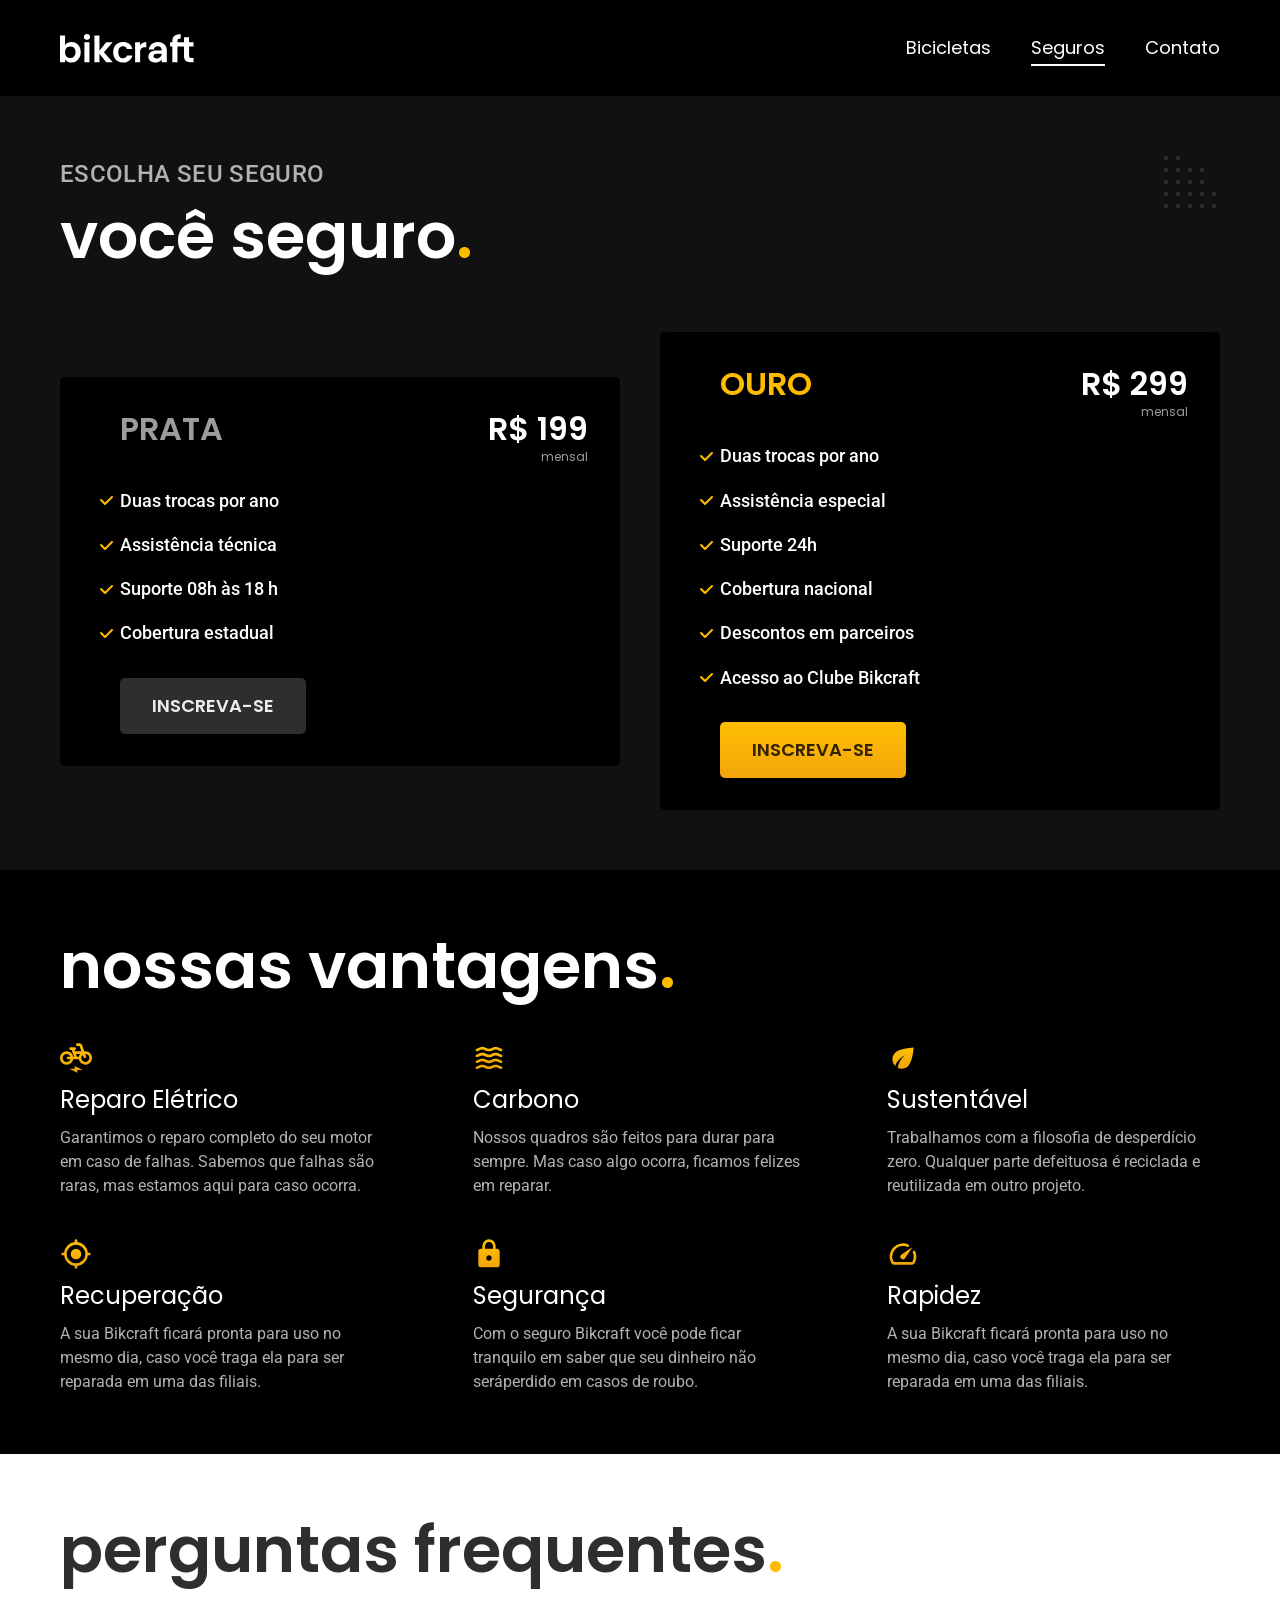
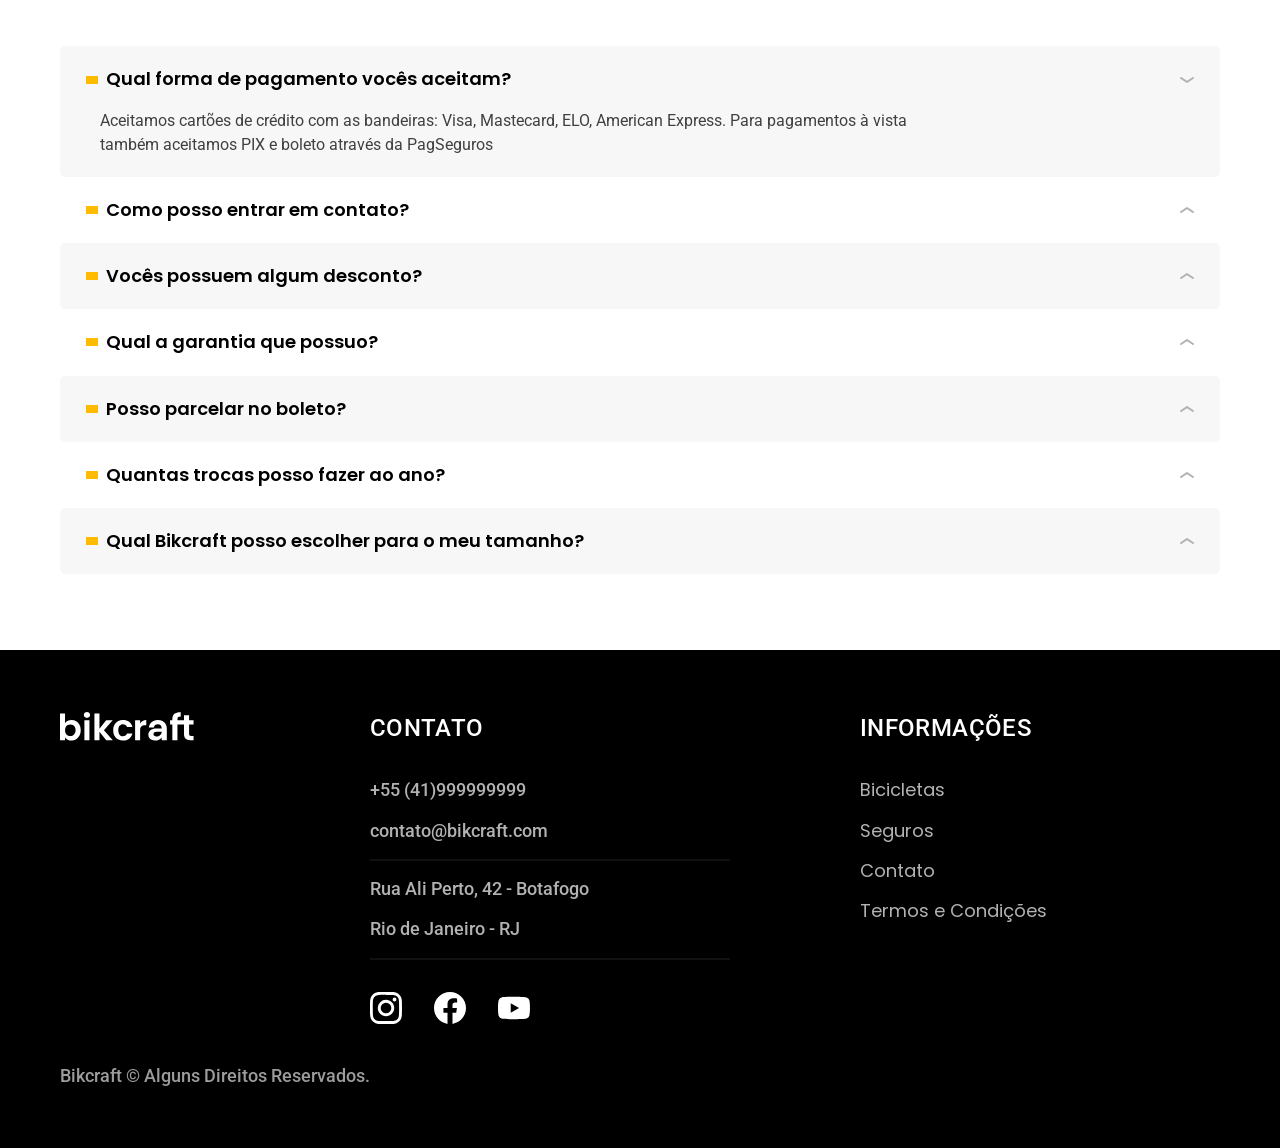
<file: seguros.html>
<!DOCTYPE html>
<html lang="en">

<head>
  <meta charset="UTF-8">
  <meta name="viewport" content="width=device-width, initial-scale=1.0">
  <meta name="description" content="Bicicletas elétricas de alta precisão e qualidade,  feitas sob medida para o cliente. Explore o mundo na sua velocidade com a Bikcraft.">
  <link rel="shortcut icon" href="favicon.svg" type="image/x-icon">
  <link rel="stylesheet" href="css/style.css">
  <link rel="preconnect" href="https://fonts.googleapis.com">
  <link rel="preconnect" href="https://fonts.gstatic.com" crossorigin>
  <link href="https://fonts.googleapis.com/css2?family=Merriweather:ital,opsz,wght@1,18..144,900&family=Poppins:wght@400;600&family=Roboto:wght@100..900&display=swap" rel="stylesheet">
  <title>Seguros | Bikcraft</title>
  <script>
    document.documentElement.classList.add('js')
  </script>
</head>

<body id="seguros">
  <header class="header-bg">
    <div class="header container">
      <a href="./index.html"><img src="img/bikcraft.svg" alt="Bikcraft"></a>
      <nav aria-label="primaria">
        <ul class="header-menu font-1-m cor-0">
          <li><a href="./bicicletas.html">Bicicletas</a></li>
          <li><a href="./seguros.html">Seguros</a></li>
          <li><a href="./contato.html">Contato</a></li>
        </ul>
      </nav>
    </div>
  </header>

  <main class="seguros-bg">
    <div class="titulo-bg">
      <div class="titulo container">
        <p class="font-2-lb cor-5">Escolha seu seguro</p>
        <h1 class="font-1-xxl cor-0">você seguro<span class="cor-p1">.</span></h1>
      </div>
    </div>
    <div class="seguros container">
      <div class="seguros-item fadeInLeft" data-anime="200">
        <h3 class="font-1-xl cor-6">PRATA</h3>
        <span class="font-1-xl cor-0">R$ 199 <span class="font-1-xs cor-6">mensal</span></span>
        <ul class="font-2-m cor-0">
          <li>Duas trocas por ano</li>
          <li>Assistência técnica</li>
          <li>Suporte 08h às 18 h</li>
          <li>Cobertura estadual</li>
        </ul>
        <a href="./orcamento.html?tipo=seguro&produto=prata" class="botao secundario">Inscreva-se</a>
      </div>
      <div class="seguros-item fadeInRight" data-anime="400">
        <h3 class="font-1-xl cor-p1">OURO</h3>
        <span class="font-1-xl cor-0">R$ 299 <span class="font-1-xs cor-6">mensal</span></span>
        <ul class="font-2-m cor-0">
          <li>Duas trocas por ano</li>
          <li>Assistência especial</li>
          <li>Suporte 24h</li>
          <li>Cobertura nacional</li>
          <li>Descontos em parceiros</li>
          <li>Acesso ao Clube Bikcraft</li>
        </ul>
        <a href="./orcamento.html?tipo=seguro&produto=ouro" class="botao">Inscreva-se</a>
      </div>
    </div>
  </main>

  <article class="vantagens-bg">
    <div class="vantagens container">
      <h2 class="font-1-xxl cor-0">nossas vantagens<span class="cor-p1">.</span></h2>
      <ul class="font-1-m cor-8">
        <li>
          <img src="./img/icones/eletrica.svg" alt="">
          <h3 class="font-1-l cor-0">Reparo Elétrico</h3>
          <p class="font-2-s cor-5">Garantimos o reparo completo do seu motor em caso de falhas. Sabemos que falhas são raras, mas estamos aqui para caso ocorra.</p>
        </li>
        <li>
          <img src="./img/icones/carbono.svg" alt="">
          <h3 class="font-1-l cor-0">Carbono</h3>
          <p class="font-2-s cor-5">Nossos quadros são feitos para durar para sempre. Mas caso algo ocorra, ficamos felizes em reparar.</p>
        </li>
        <li>
          <img src="./img/icones/sustentavel.svg" alt="">
          <h3 class="font-1-l cor-0">Sustentável</h3>
          <p class="font-2-s cor-5">Trabalhamos com a filosofia de desperdício zero. Qualquer parte defeituosa é reciclada e reutilizada em outro projeto.</p>
        </li>
        <li>
          <img src="./img/icones/rastreador.svg" alt="">
          <h3 class="font-1-l cor-0">Recuperação</h3>
          <p class="font-2-s cor-5">A sua Bikcraft ficará pronta para uso no mesmo dia, caso você traga ela para ser reparada em uma das filiais.</p>
        </li>
        <li>
          <img src="./img/icones/seguro.svg" alt="">
          <h3 class="font-1-l cor-0">Segurança</h3>
          <p class="font-2-s cor-5">Com o seguro Bikcraft você pode ficar tranquilo em saber que seu dinheiro não seráperdido em casos de roubo.</p>
        </li>

        <li>
          <img src="./img/icones/velocidade.svg" alt="">
          <h3 class="font-1-l cor-0">Rapidez</h3>
          <p class="font-2-s cor-5">A sua Bikcraft ficará pronta para uso no mesmo dia, caso você traga ela para ser reparada em uma das filiais.</p>
        </li>
      </ul>
    </div>
  </article>

  <article class="perguntas container">
    <h2 class="font-1-xxl cor-10">perguntas frequentes<span class="cor-p1">.</span></h2>
    <dl>
      <div>
        <dt><button class="font-1-mb" aria-controls="pergunta1" aria-expanded="true">Qual forma de pagamento vocês aceitam?</button></dt>
        <dd id="pergunta1" class="font-2-s cor-9 ativa">Aceitamos cartões de crédito com as bandeiras: Visa, Mastecard, ELO, American Express. Para pagamentos à vista também aceitamos PIX e boleto através da PagSeguros</dd>
      </div>
      <div>
        <dt><button class="font-1-mb" aria-controls="pergunta2" aria-expanded="false">Como posso entrar em contato?</button></dt>
        <dd id="pergunta2" class="font-2-s cor-9">Aceitamos cartões de crédito com as bandeiras: Visa, Mastecard, ELO, American Express. Para pagamentos à vista também aceitamos PIX e boleto através da PagSeguros</dd>
      </div>
      <div>
        <dt><button class="font-1-mb" aria-controls="pergunta3" aria-expanded="false">Vocês possuem algum desconto?</button></dt>
        <dd id="pergunta3" class="font-2-s cor-9">Aceitamos cartões de crédito com as bandeiras: Visa, Mastecard, ELO, American Express. Para pagamentos à vista também aceitamos PIX e boleto através da PagSeguros</dd>
      </div>
      <div>
        <dt><button class="font-1-mb" aria-controls="pergunta4" aria-expanded="false">Qual a garantia que possuo?</button></dt>
        <dd id="pergunta4" class="font-2-s cor-9">Aceitamos cartões de crédito com as bandeiras: Visa, Mastecard, ELO, American Express. Para pagamentos à vista também aceitamos PIX e boleto através da PagSeguros</dd>
      </div>
      <div>
        <dt><button class="font-1-mb" aria-controls="pergunta5" aria-expanded="false">Posso parcelar no boleto?</button></dt>
        <dd id="pergunta5" class="font-2-s cor-9">Aceitamos cartões de crédito com as bandeiras: Visa, Mastecard, ELO, American Express. Para pagamentos à vista também aceitamos PIX e boleto através da PagSeguros</dd>
      </div>
      <div>
        <dt><button class="font-1-mb" aria-controls="pergunta6" aria-expanded="false">Quantas trocas posso fazer ao ano?</button></dt>
        <dd id="pergunta6" class="font-2-s cor-9">Aceitamos cartões de crédito com as bandeiras: Visa, Mastecard, ELO, American Express. Para pagamentos à vista também aceitamos PIX e boleto através da PagSeguros</dd>
      </div>
      <div>
        <dt><button class="font-1-mb" aria-controls="pergunta7" aria-expanded="false">Qual Bikcraft posso escolher para o meu tamanho?</button></dt>
        <dd id="pergunta7" class="font-2-s cor-9">Aceitamos cartões de crédito com as bandeiras: Visa, Mastecard, ELO, American Express. Para pagamentos à vista também aceitamos PIX e boleto através da PagSeguros</dd>
      </div>
    </dl>
  </article>

  <footer class="footer-bg">
    <div class="footer container">
      <img src="./img/bikcraft.svg" alt="Bikcraft">
      <div class="footer-contato">
        <h3 class="font-2-lb cor-0">Contato</h3>
        <ul class="font-2-m cor-5">
          <li><a href="tel:+5541999999999">+55 (41)999999999</a></li>
          <li><a href="mailto:contato@bikcraft.com">contato@bikcraft.com</a></li>
          <li>Rua Ali Perto, 42 - Botafogo</li>
          <li>Rio de Janeiro - RJ</li>
        </ul>
        <div class="footer-redes">
          <a href="./">
            <img src="./img/redes/instagram.svg" alt="Instagram">
          </a>
          <a href="./">
            <img src="./img/redes/facebook.svg" alt="Facebook">
          </a>
          <a href="./">
            <img src="./img/redes/youtube.svg" alt="Youtube">
          </a>
        </div>
      </div>

      <div class="footer-informacoes">
        <h3 class="font-2-lb cor-0">Informações</h3>
        <nav>
          <ul class="font-1-m cor-5">
            <li><a href="./bicicletas.html">Bicicletas</a></li>
            <li><a href="./seguros.html">Seguros</a></li>
            <li><a href="./contato.html">Contato</a></li>
            <li><a href="./termos.html">Termos e Condições</a></li>
          </ul>
        </nav>
      </div>
      <p class="font-2-m cor-6 footer-copy">Bikcraft © Alguns Direitos Reservados.</p>
    </div>
  </footer>
  <script src="./js/plugins/simple-anime.js"></script>
  <script src="./js/script.js"></script>
</body>

</html>
</file>
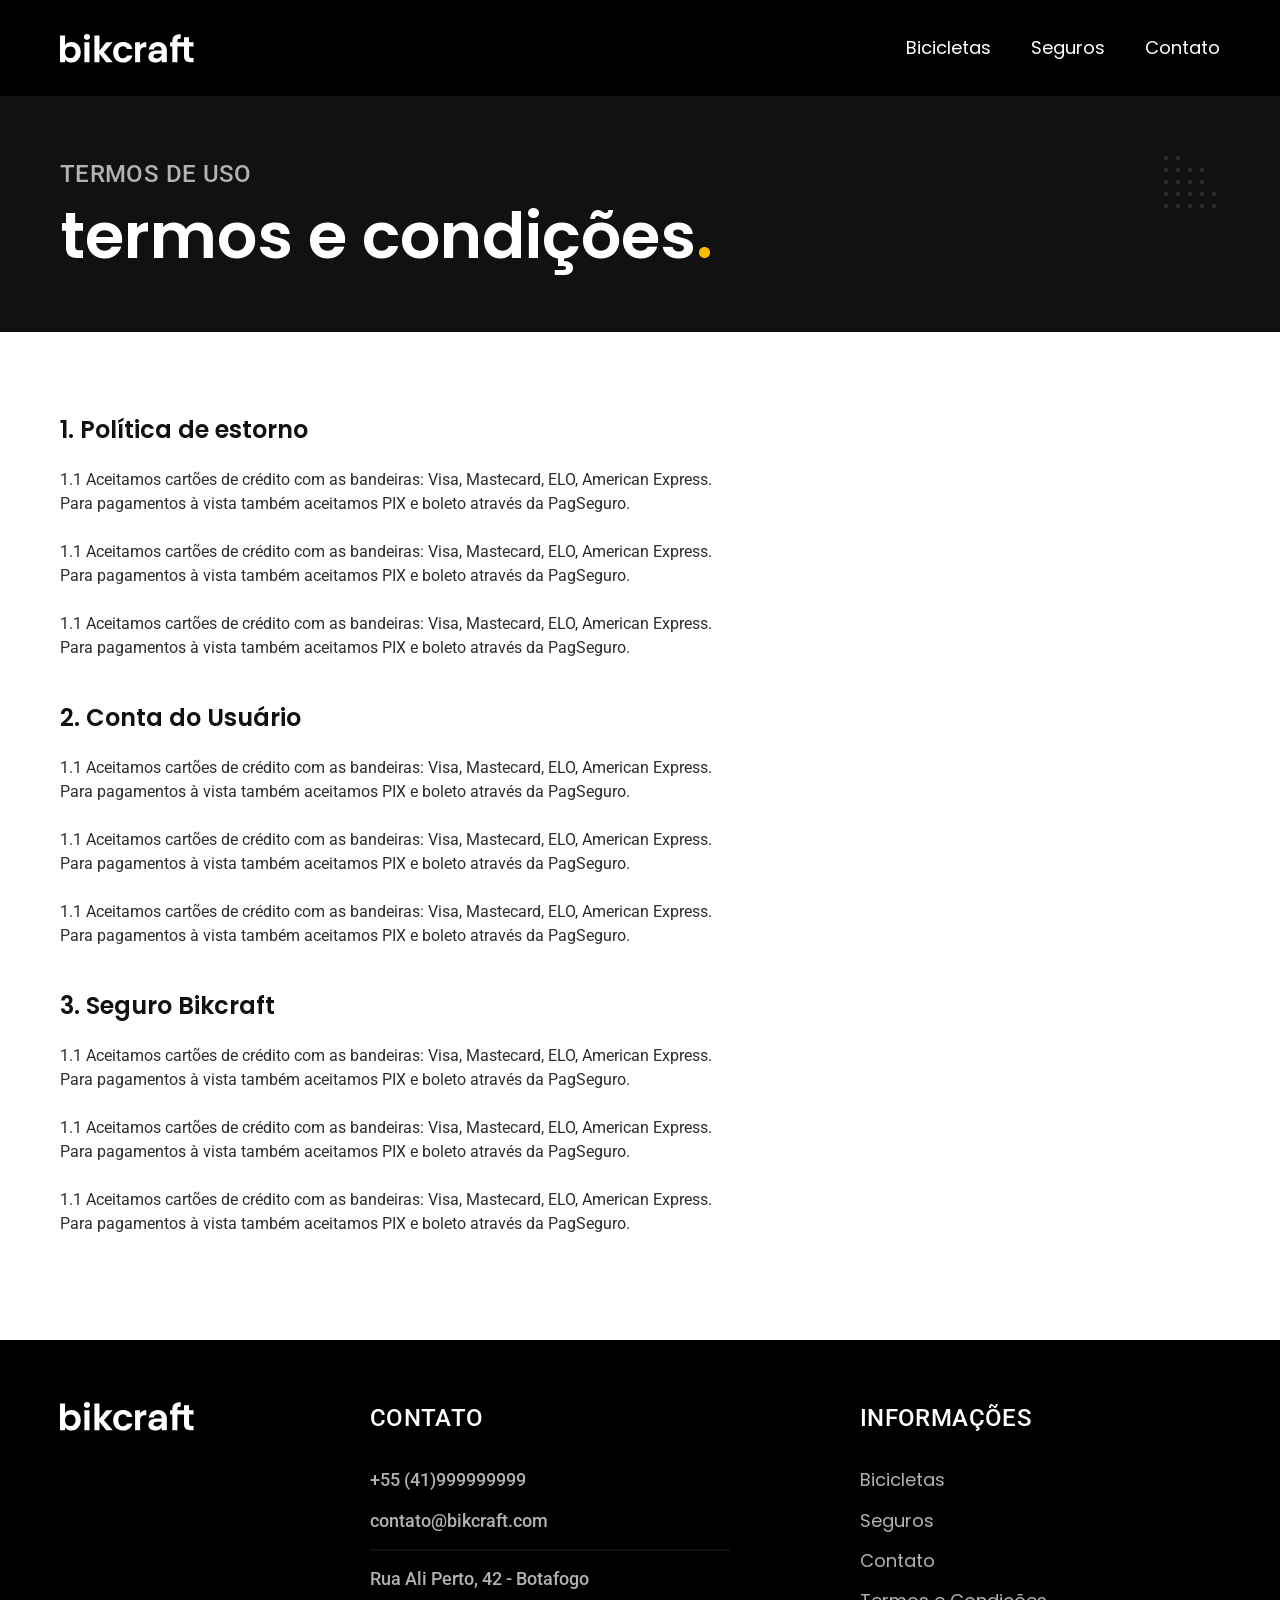
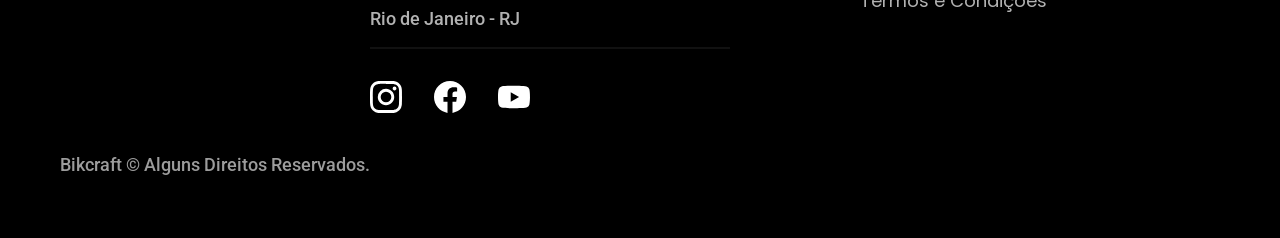
<file: termos.html>
<!DOCTYPE html>
<html lang="en">

<head>
  <meta charset="UTF-8">
  <meta name="viewport" content="width=device-width, initial-scale=1.0">
  <meta name="description" content="Bicicletas elétricas de alta precisão e qualidade,  feitas sob medida para o cliente. Explore o mundo na sua velocidade com a Bikcraft.">
  <link rel="shortcut icon" href="favicon.svg" type="image/x-icon">
  <link rel="stylesheet" href="css/style.css">
  <link rel="preconnect" href="https://fonts.googleapis.com">
  <link rel="preconnect" href="https://fonts.gstatic.com" crossorigin>
  <link href="https://fonts.googleapis.com/css2?family=Merriweather:ital,opsz,wght@1,18..144,900&family=Poppins:wght@400;600&family=Roboto:wght@100..900&display=swap" rel="stylesheet">
  <title>Termos e Condições | Bikcraft</title>
  <script>
    document.documentElement.classList.add('js')
  </script>
</head>

<body id="termos">
  <header class="header-bg">
    <div class="header container">
      <a href="./index.html"><img src="./img/bikcraft.svg" alt="Bikcraft"></a>
      <nav aria-label="primaria">
        <ul class="header-menu font-1-m cor-0">
          <li><a href="./bicicletas.html">Bicicletas</a></li>
          <li><a href="./seguros.html">Seguros</a></li>
          <li><a href="./contato.html">Contato</a></li>
        </ul>
      </nav>
    </div>
  </header>

  <main>
    <div class="titulo-bg">
      <div class="titulo container">
        <p class="font-2-lb cor-5">Termos de uso</p>
        <h1 class="font-1-xxl cor-0">termos e condições<span class="cor-p1">.</span></h1>
      </div>
    </div>

    <div class="termos container font-2-s cor-10">
      <h2 class="font-1-l cor-11">1. Política de estorno</h2>
      <p>1.1 Aceitamos cartões de crédito com as bandeiras: Visa, Mastecard, ELO, American Express. Para pagamentos à vista também aceitamos PIX e boleto através da PagSeguro.</p>
      <p>1.1 Aceitamos cartões de crédito com as bandeiras: Visa, Mastecard, ELO, American Express. Para pagamentos à vista também aceitamos PIX e boleto através da PagSeguro.</p>
      <p>1.1 Aceitamos cartões de crédito com as bandeiras: Visa, Mastecard, ELO, American Express. Para pagamentos à vista também aceitamos PIX e boleto através da PagSeguro.</p>
      <h2 class="font-1-l cor-11">2. Conta do Usuário</h2>
      <p>1.1 Aceitamos cartões de crédito com as bandeiras: Visa, Mastecard, ELO, American Express. Para pagamentos à vista também aceitamos PIX e boleto através da PagSeguro.</p>
      <p>1.1 Aceitamos cartões de crédito com as bandeiras: Visa, Mastecard, ELO, American Express. Para pagamentos à vista também aceitamos PIX e boleto através da PagSeguro.</p>
      <p>1.1 Aceitamos cartões de crédito com as bandeiras: Visa, Mastecard, ELO, American Express. Para pagamentos à vista também aceitamos PIX e boleto através da PagSeguro.</p>
      <h2 class="font-1-l cor-11">3. Seguro Bikcraft</h2>
      <p>1.1 Aceitamos cartões de crédito com as bandeiras: Visa, Mastecard, ELO, American Express. Para pagamentos à vista também aceitamos PIX e boleto através da PagSeguro.</p>
      <p>1.1 Aceitamos cartões de crédito com as bandeiras: Visa, Mastecard, ELO, American Express. Para pagamentos à vista também aceitamos PIX e boleto através da PagSeguro.</p>
      <p>1.1 Aceitamos cartões de crédito com as bandeiras: Visa, Mastecard, ELO, American Express. Para pagamentos à vista também aceitamos PIX e boleto através da PagSeguro.</p>
    </div>
  </main>

  <footer class="footer-bg">
    <div class="footer container">
      <img src="./img/bikcraft.svg" alt="Bikcraft">
      <div class="footer-contato">
        <h3 class="font-2-lb cor-0">Contato</h3>
        <ul class="font-2-m cor-5">
          <li><a href="tel:+5541999999999">+55 (41)999999999</a></li>
          <li><a href="mailto:contato@bikcraft.com">contato@bikcraft.com</a></li>
          <li>Rua Ali Perto, 42 - Botafogo</li>
          <li>Rio de Janeiro - RJ</li>
        </ul>
        <div class="footer-redes">
          <a href="./">
            <img src="./img/redes/instagram.svg" alt="Instagram">
          </a>
          <a href="./">
            <img src="./img/redes/facebook.svg" alt="Facebook">
          </a>
          <a href="./">
            <img src="./img/redes/youtube.svg" alt="Youtube">
          </a>
        </div>
      </div>

      <div class="footer-informacoes">
        <h3 class="font-2-lb cor-0">Informações</h3>
        <nav>
          <ul class="font-1-m cor-5">
            <li><a href="./bicicletas.html">Bicicletas</a></li>
            <li><a href="./seguros.html">Seguros</a></li>
            <li><a href="./contato.html">Contato</a></li>
            <li><a href="./termos.html">Termos e Condições</a></li>
          </ul>
        </nav>
      </div>
      <p class="font-2-m cor-6 footer-copy">Bikcraft © Alguns Direitos Reservados.</p>
    </div>
  </footer>
  <script src="./js/script.js"></script>
</body>

</html>
</file>
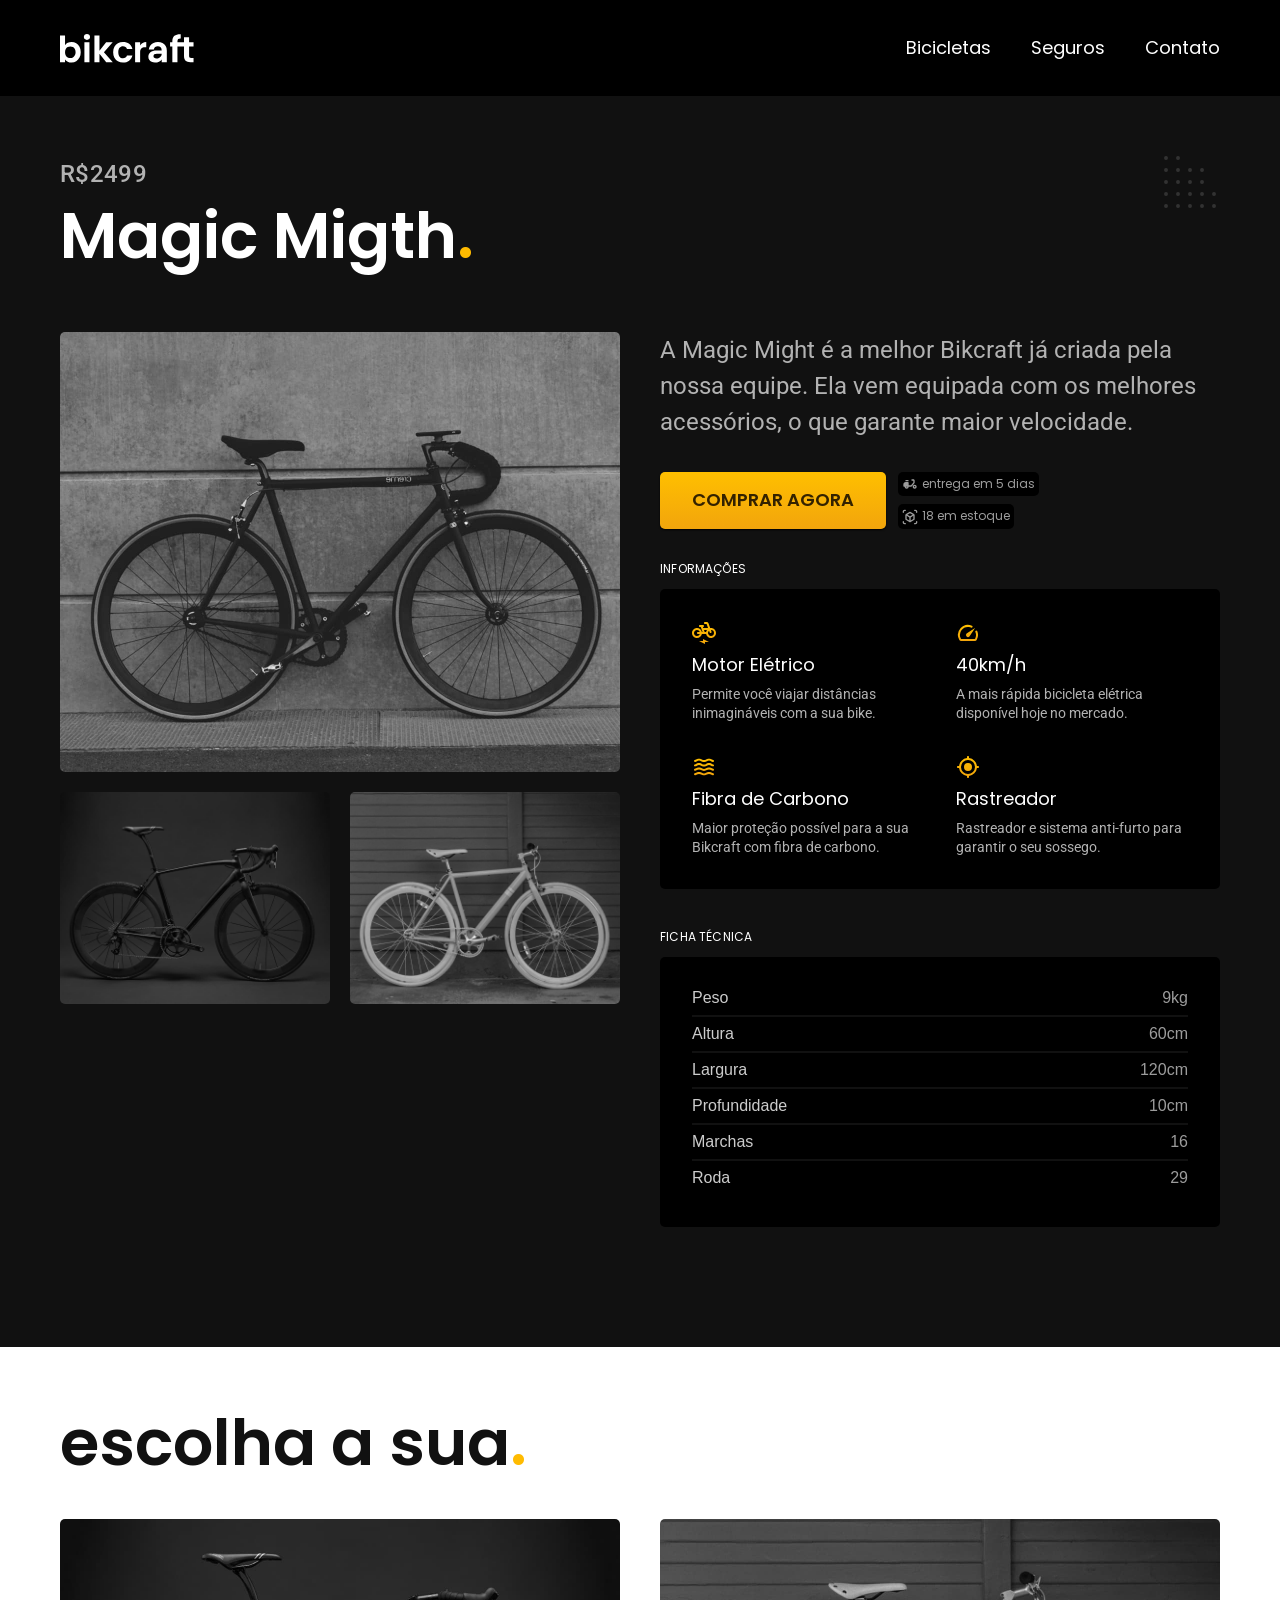
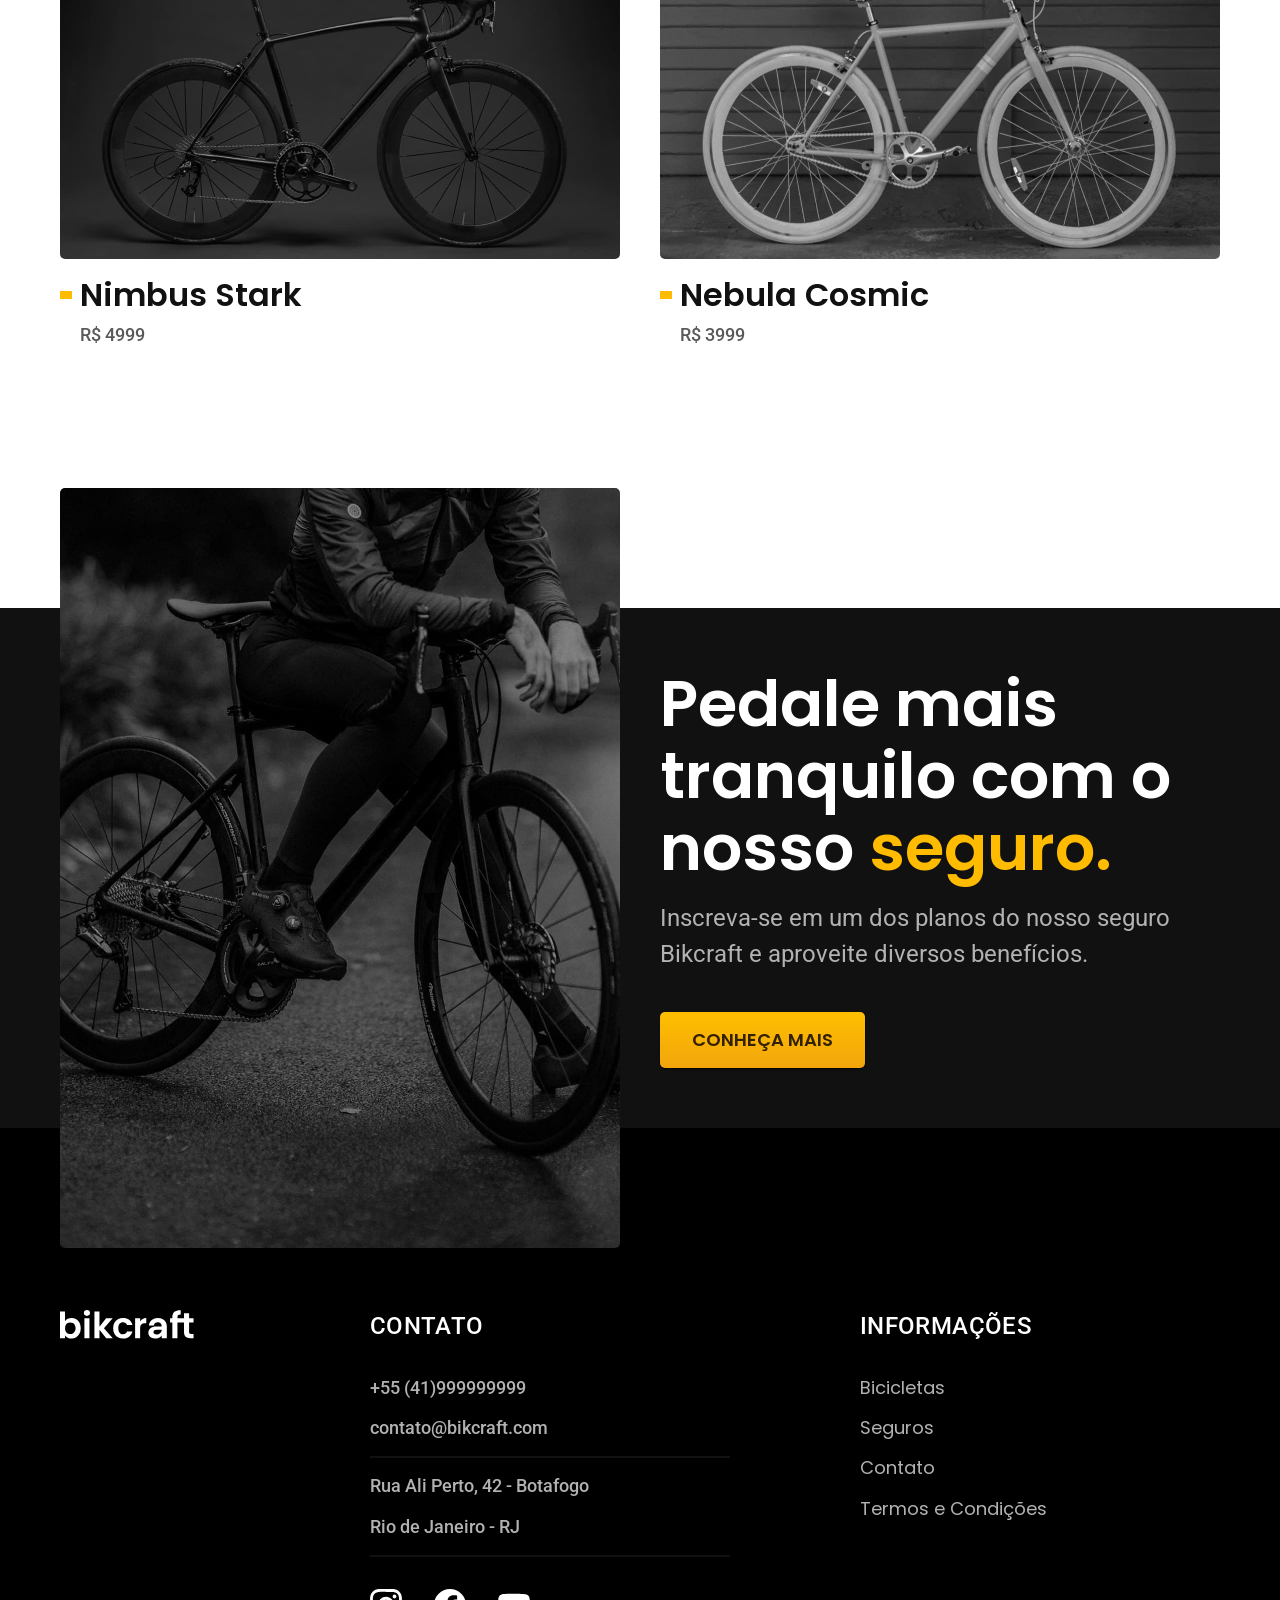
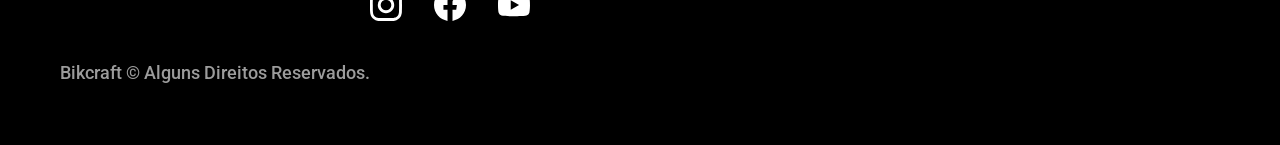
<file: bicicletas/magic.html>
<!DOCTYPE html>
<html lang="en">

<head>
  <meta charset="UTF-8">
  <meta name="viewport" content="width=device-width, initial-scale=1.0">
  <meta name="description" content="Bicicletas elétricas de alta precisão e qualidade,  feitas sob medida para o cliente. Explore o mundo na sua velocidade com a Bikcraft.">
  <link rel="shortcut icon" href="favicon.svg" type="image/x-icon">
  <link rel="stylesheet" href="../css/style.css">
  <link rel="preconnect" href="https://fonts.googleapis.com">
  <link rel="preconnect" href="https://fonts.gstatic.com" crossorigin>
  <link href="https://fonts.googleapis.com/css2?family=Merriweather:ital,opsz,wght@1,18..144,900&family=Poppins:wght@400;600&family=Roboto:wght@100..900&display=swap" rel="stylesheet">
  <title>Magic | Bikcraft</title>
  <script>
    document.documentElement.classList.add('js')
  </script>
</head>

<body id="bicicleta">
  <header class="header-bg">
    <div class="header container">
      <a href="../index.html"><img src="../img/bikcraft.svg" alt="Bikcraft"></a>
      <nav aria-label="primaria">
        <ul class="header-menu font-1-m cor-0">
          <li><a href="../bicicletas.html">Bicicletas</a></li>
          <li><a href="../seguros.html">Seguros</a></li>
          <li><a href="../contato.html">Contato</a></li>
        </ul>
      </nav>
    </div>
  </header>

  <main class="titulo-bg">
    <div>
      <div class="titulo container">
        <p class="font-2-lb cor-5">R$2499</p>
        <h1 class="font-1-xxl cor-0">Magic Migth<span class="cor-p1">.</span></h1>
      </div>
    </div>
    <div class="bicicleta container">
      <div class="bicicleta-imagens">
        <img src="../img/bicicleta/nimbus2.jpg" alt="Bicicleta preta">
        <img src="../img/bicicleta/nimbus1.jpg" alt="Bicicleta preta">
        <img src="../img/bicicleta/nimbus3.jpg" alt="Bicicleta preta">
      </div>
      <div class="bicicleta-conteudo">
        <p class="font-2-l cor-5">A Magic Might é a melhor Bikcraft já criada pela nossa equipe. Ela vem equipada com os melhores acessórios, o que garante maior velocidade.</p>
        <div class="bicicleta-comprar">
          <a href="../orcamento.html?produto=bikcraft&tipo=magic" class="botao">Comprar Agora</a>
          <span class="font-1-xs cor-6"><img src="../img/icones/entrega.svg" alt="">entrega em 5 dias</span>
          <span class="font-1-xs cor-6"><img src="../img/icones/estoque.svg" alt="">18 em estoque</span>
        </div>
        <h2 class="font-1-xs cor-0">Informações</h2>
        <ul class="bicicleta-informacoes font-2-xs cor-5">
          <li>
            <img src="../img/icones/eletrica.svg" alt="">
            <h3 class="font-1-m cor-0">Motor Elétrico</h3>
            <p>Permite você viajar distâncias inimagináveis com a sua bike.</p>
          </li>
          <li>
            <img src="../img/icones/velocidade.svg" alt="">
            <h3 class="font-1-m cor-0">40km/h</h3>
            <p>A mais rápida bicicleta elétrica disponível hoje no mercado.</p>
          </li>
          <li>
            <img src="../img/icones/carbono.svg" alt="">
            <h3 class="font-1-m cor-0">Fibra de Carbono</h3>
            <p>Maior proteção possível para a sua Bikcraft com fibra de carbono.</p>
          </li>
          <li>
            <img src="../img/icones/rastreador.svg" alt="">
            <h3 class="font-1-m cor-0">Rastreador</h3>
            <p>Rastreador e sistema anti-furto para garantir o seu sossego.</p>
          </li>
        </ul>
        <h2 class="font-1-xs cor-0">Ficha técnica</h2>
        <ul class="bicicleta-ficha font-2-mb cor-4">
          <li>Peso <span>9kg</span></li>
          <li>Altura<span>60cm</span></li>
          <li>Largura<span>120cm</span></li>
          <li>Profundidade<span>10cm</span></li>
          <li>Marchas<span>16</span></li>
          <li>Roda<span>29</span></li>
        </ul>
      </div>
    </div>
  </main>

  <article class="bicicletas-lista container">
    <h2 class="font-1-xxl">escolha a sua<span class="cor-p1">.</span></h2>
    <ul>
      <li>
        <a href="./magic.html">
          <img src="../img/bicicletas/nimbus.jpg" alt="Bicileta preta">
          <h3 class="font-1-xl">Nimbus Stark</h3>
          <span class="font-2-m cor-8">R$ 4999</span>
        </a>
      </li>
      <li>
        <a href="./nebula.html">
          <img src="../img/bicicletas/nebula.jpg" alt="Bicileta preta">
          <h3 class="font-1-xl">Nebula Cosmic</h3>
          <span class="font-2-m cor-8">R$ 3999</span>
        </a>
      </li>
    </ul>
  </article>

  <article class="seguro-bg">
    <div class="seguro container">
      <div class="seguro-imagem">
        <img src="../img/fotos/seguros.jpg" alt="Pessoa parada em cima de uma bicicleta.">
      </div>
      <div class="seguro-conteudo">
        <h2 class="font-1-xxl cor-0">Pedale mais tranquilo com o nosso <span class="cor-p1">seguro.</span></h2>
        <p class="font-2-l cor-5">Inscreva-se em um dos planos do nosso seguro Bikcraft e aproveite diversos benefícios.</p>
        <a href="../seguros.html" class="botao">Conheça Mais</a>
      </div>

    </div>
  </article>

  <footer class="footer-bg">
    <div class="footer container">
      <img src="../img/bikcraft.svg" alt="Bikcraft">
      <div class="footer-contato">
        <h3 class="font-2-lb cor-0">Contato</h3>
        <ul class="font-2-m cor-5">
          <li><a href="tel:+5541999999999">+55 (41)999999999</a></li>
          <li><a href="mailto:contato@bikcraft.com">contato@bikcraft.com</a></li>
          <li>Rua Ali Perto, 42 - Botafogo</li>
          <li>Rio de Janeiro - RJ</li>
        </ul>
        <div class="footer-redes">
          <a href="../">
            <img src="../img/redes/instagram.svg" alt="Instagram">
          </a>
          <a href="../">
            <img src="../img/redes/facebook.svg" alt="Facebook">
          </a>
          <a href="../">
            <img src="../img/redes/youtube.svg" alt="Youtube">
          </a>
        </div>
      </div>

      <div class="footer-informacoes">
        <h3 class="font-2-lb cor-0">Informações</h3>
        <nav>
          <ul class="font-1-m cor-5">
            <li><a href="../bicicletas.html">Bicicletas</a></li>
            <li><a href="../seguros.html">Seguros</a></li>
            <li><a href="../contato.html">Contato</a></li>
            <li><a href="../termos.html">Termos e Condições</a></li>
          </ul>
        </nav>
      </div>
      <p class="font-2-m cor-6 footer-copy">Bikcraft © Alguns Direitos Reservados.</p>
    </div>
  </footer>
  <script src="../js/script.js"></script>
</body>

</html>
</file>
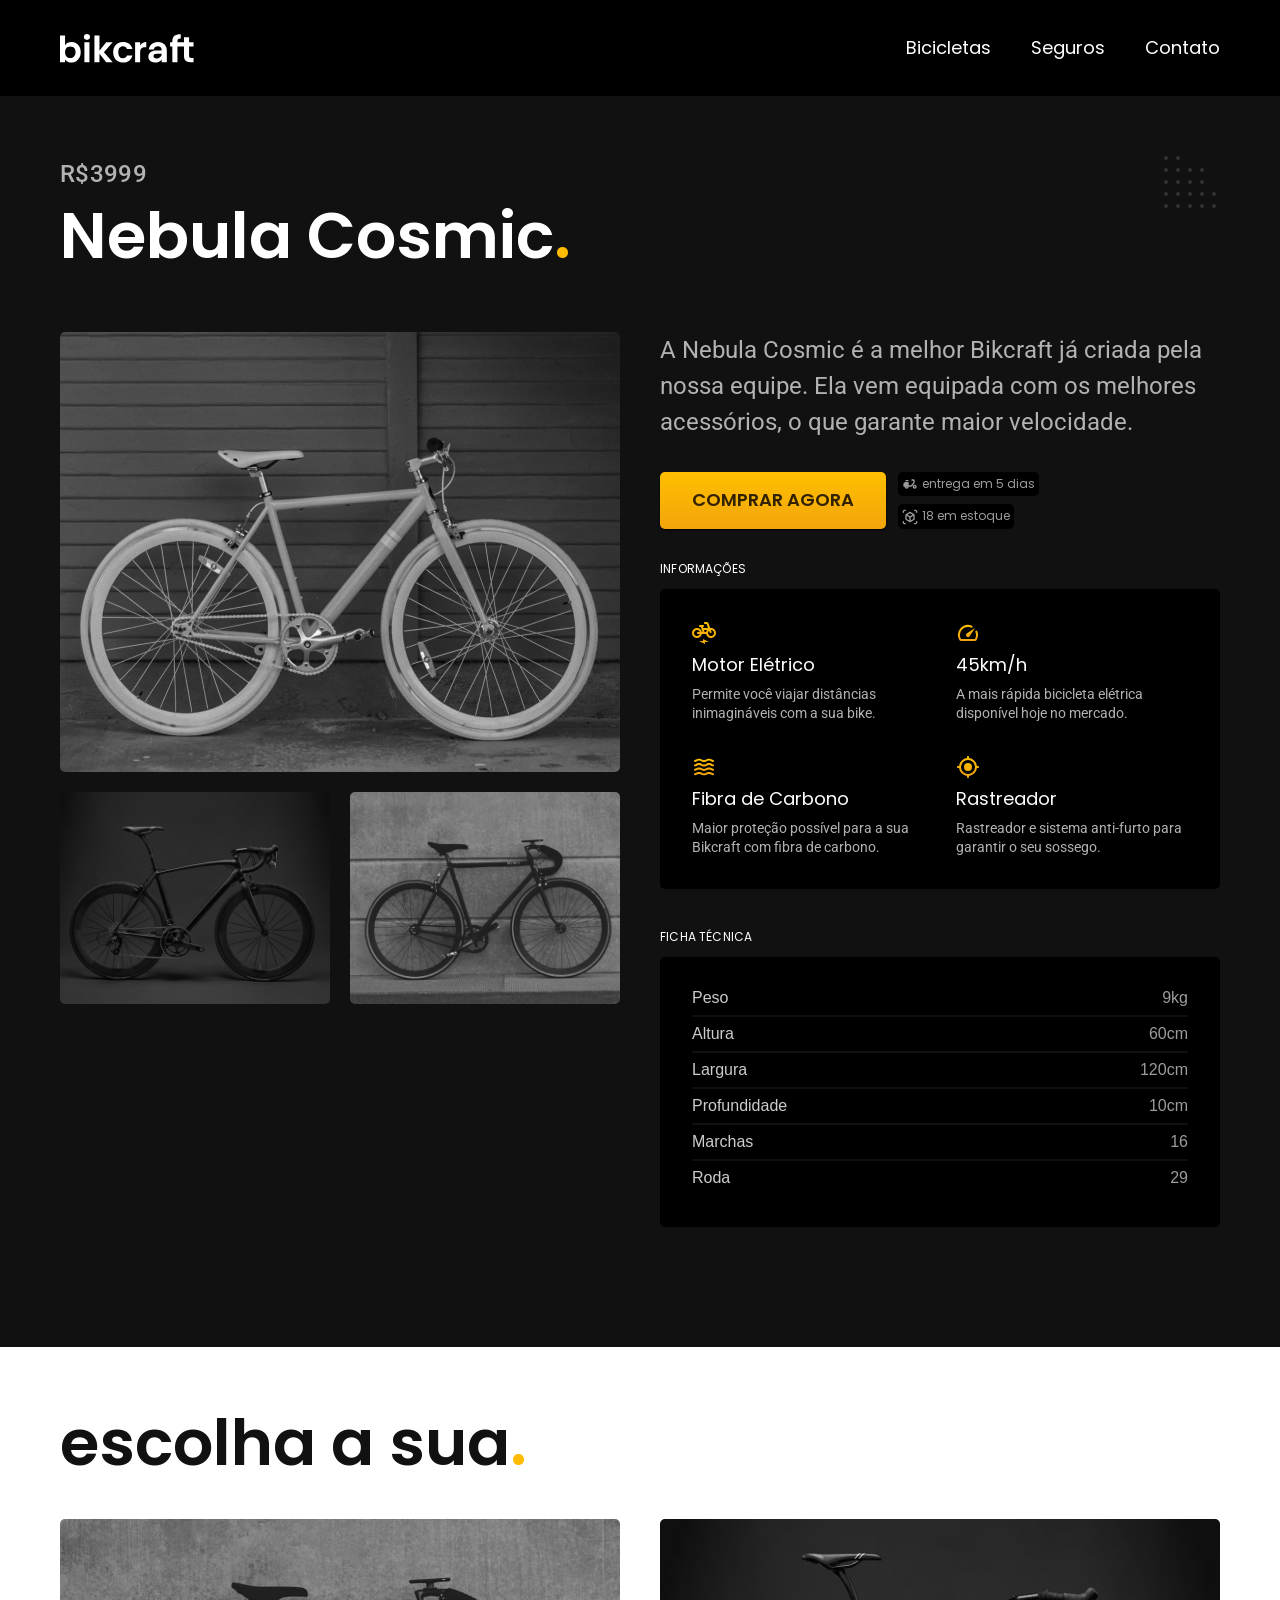
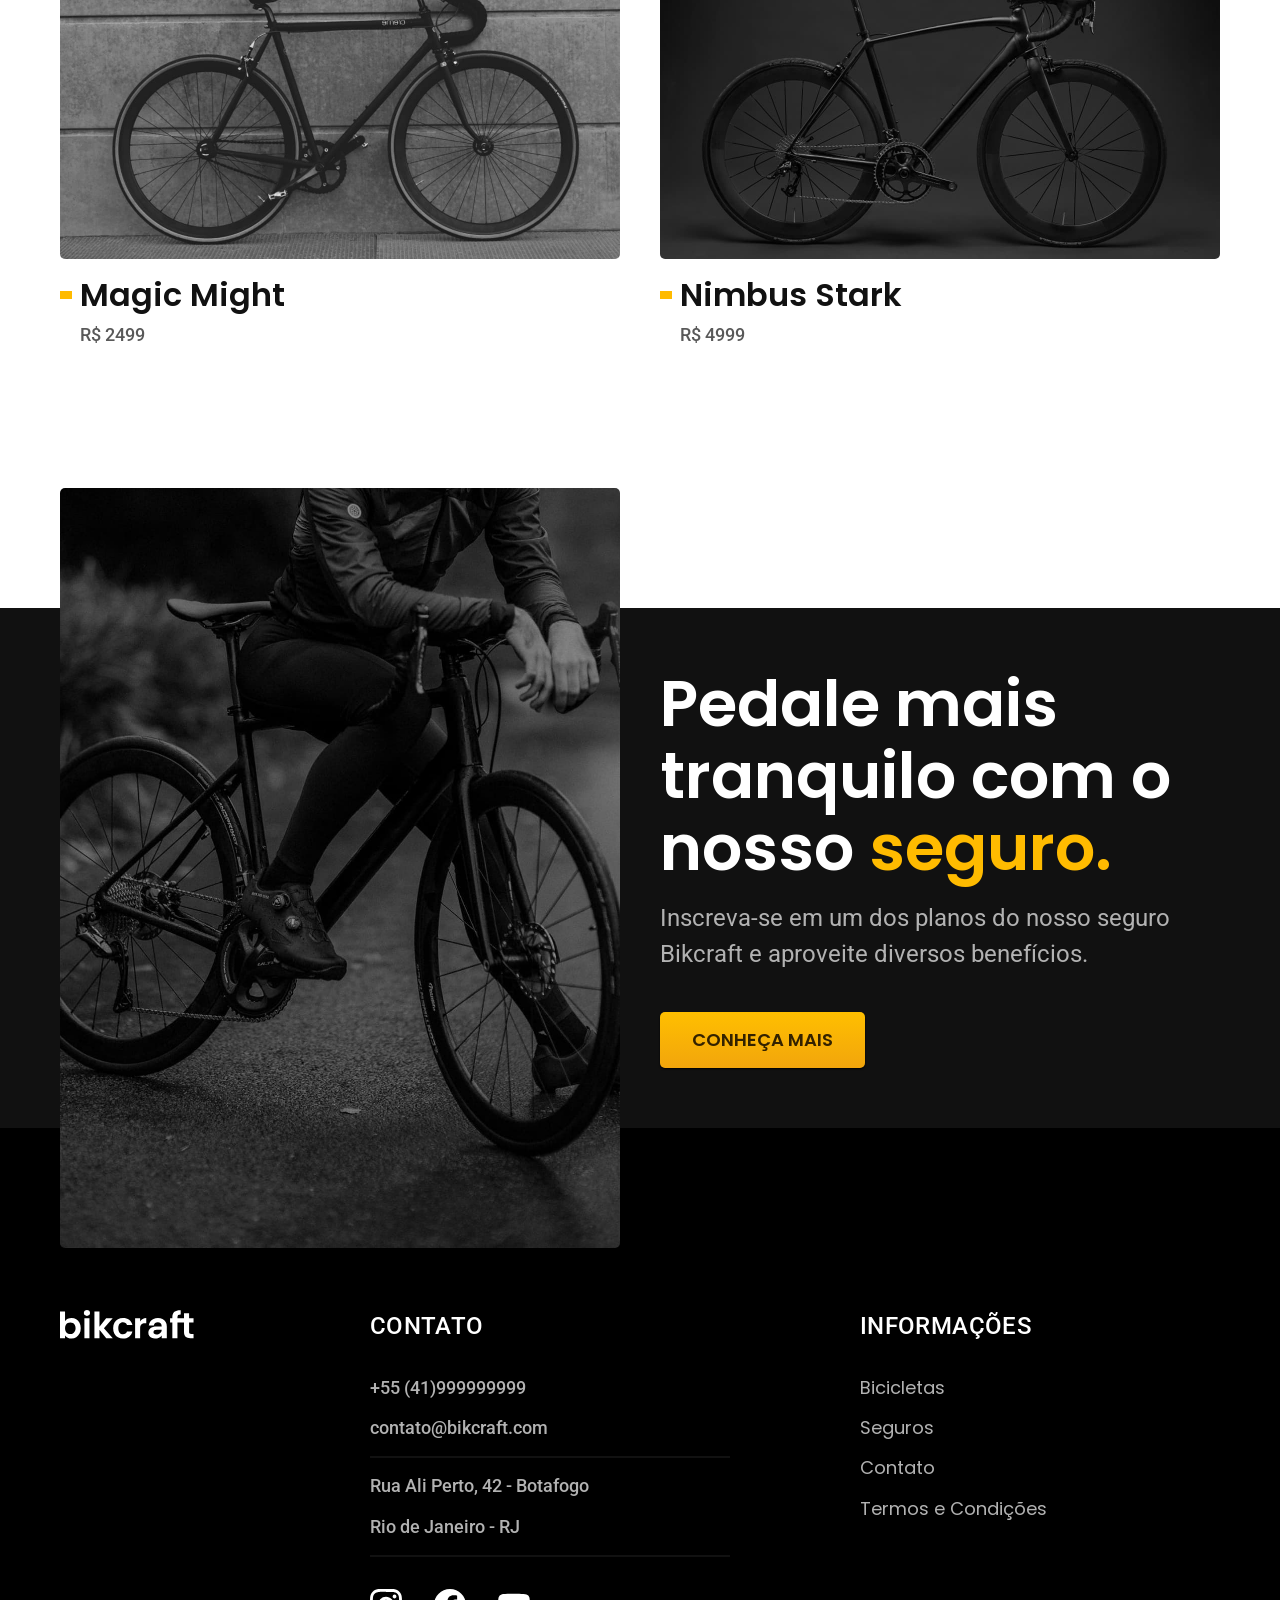
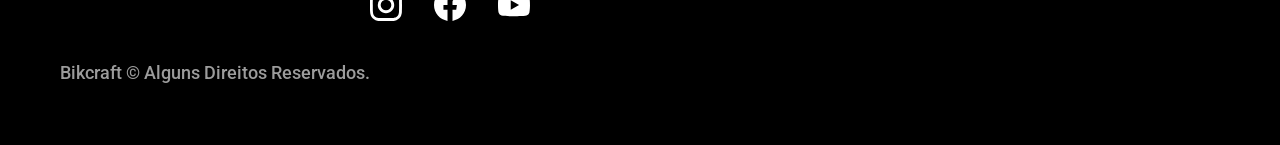
<file: bicicletas/nebula.html>
<!DOCTYPE html>
<html lang="en">

<head>
  <meta charset="UTF-8">
  <meta name="viewport" content="width=device-width, initial-scale=1.0">
  <meta name="description" content="Bicicletas elétricas de alta precisão e qualidade,  feitas sob medida para o cliente. Explore o mundo na sua velocidade com a Bikcraft.">
  <link rel="shortcut icon" href="favicon.svg" type="image/x-icon">
  <link rel="stylesheet" href="../css/style.css">
  <link rel="preconnect" href="https://fonts.googleapis.com">
  <link rel="preconnect" href="https://fonts.gstatic.com" crossorigin>
  <link href="https://fonts.googleapis.com/css2?family=Merriweather:ital,opsz,wght@1,18..144,900&family=Poppins:wght@400;600&family=Roboto:wght@100..900&display=swap" rel="stylesheet">
  <title>Nebula | Bikcraft</title>
  <script>
    document.documentElement.classList.add('js')
  </script>
</head>

<body id="bicicleta">
  <header class="header-bg">
    <div class="header container">
      <a href="../index.html"><img src="../img/bikcraft.svg" alt="Bikcraft"></a>
      <nav aria-label="primaria">
        <ul class="header-menu font-1-m cor-0">
          <li><a href="../bicicletas.html">Bicicletas</a></li>
          <li><a href="../seguros.html">Seguros</a></li>
          <li><a href="../contato.html">Contato</a></li>
        </ul>
      </nav>
    </div>
  </header>

  <main class="titulo-bg">
    <div>
      <div class="titulo container">
        <p class="font-2-lb cor-5">R$3999</p>
        <h1 class="font-1-xxl cor-0">Nebula Cosmic<span class="cor-p1">.</span></h1>
      </div>
    </div>
    <div class="bicicleta container">
      <div class="bicicleta-imagens">
        <img src="../img/bicicleta/nimbus3.jpg" alt="Bicicleta preta">
        <img src="../img/bicicleta/nimbus1.jpg" alt="Bicicleta preta">
        <img src="../img/bicicleta/nimbus2.jpg" alt="Bicicleta preta">
      </div>
      <div class="bicicleta-conteudo">
        <p class="font-2-l cor-5">A Nebula Cosmic é a melhor Bikcraft já criada pela nossa equipe. Ela vem equipada com os melhores acessórios, o que garante maior velocidade.</p>
        <div class="bicicleta-comprar">
          <a href="../orcamento.html?produto=bikcraft&tipo=nebula" class="botao">Comprar Agora</a>
          <span class="font-1-xs cor-6"><img src="../img/icones/entrega.svg" alt="">entrega em 5 dias</span>
          <span class="font-1-xs cor-6"><img src="../img/icones/estoque.svg" alt="">18 em estoque</span>
        </div>
        <h2 class="font-1-xs cor-0">Informações</h2>
        <ul class="bicicleta-informacoes font-2-xs cor-5">
          <li>
            <img src="../img/icones/eletrica.svg" alt="">
            <h3 class="font-1-m cor-0">Motor Elétrico</h3>
            <p>Permite você viajar distâncias inimagináveis com a sua bike.</p>
          </li>
          <li>
            <img src="../img/icones/velocidade.svg" alt="">
            <h3 class="font-1-m cor-0">45km/h</h3>
            <p>A mais rápida bicicleta elétrica disponível hoje no mercado.</p>
          </li>
          <li>
            <img src="../img/icones/carbono.svg" alt="">
            <h3 class="font-1-m cor-0">Fibra de Carbono</h3>
            <p>Maior proteção possível para a sua Bikcraft com fibra de carbono.</p>
          </li>
          <li>
            <img src="../img/icones/rastreador.svg" alt="">
            <h3 class="font-1-m cor-0">Rastreador</h3>
            <p>Rastreador e sistema anti-furto para garantir o seu sossego.</p>
          </li>
        </ul>
        <h2 class="font-1-xs cor-0">Ficha técnica</h2>
        <ul class="bicicleta-ficha font-2-mb cor-4">
          <li>Peso <span>9kg</span></li>
          <li>Altura<span>60cm</span></li>
          <li>Largura<span>120cm</span></li>
          <li>Profundidade<span>10cm</span></li>
          <li>Marchas<span>16</span></li>
          <li>Roda<span>29</span></li>
        </ul>
      </div>
    </div>
  </main>

  <article class="bicicletas-lista container">
    <h2 class="font-1-xxl">escolha a sua<span class="cor-p1">.</span></h2>
    <ul>
      <li>
        <a href="./magic.html">
          <img src="../img/bicicletas/magic.jpg" alt="Bicileta preta">
          <h3 class="font-1-xl">Magic Might</h3>
          <span class="font-2-m cor-8">R$ 2499</span>
        </a>
      </li>
      <li>
        <a href="./nebula.html">
          <img src="../img/bicicletas/nimbus.jpg" alt="Bicileta preta">
          <h3 class="font-1-xl">Nimbus Stark</h3>
          <span class="font-2-m cor-8">R$ 4999</span>
        </a>
      </li>
    </ul>
  </article>

  <article class="seguro-bg">
    <div class="seguro container">
      <div class="seguro-imagem">
        <img src="../img/fotos/seguros.jpg" alt="Pessoa parada em cima de uma bicicleta.">
      </div>
      <div class="seguro-conteudo">
        <h2 class="font-1-xxl cor-0">Pedale mais tranquilo com o nosso <span class="cor-p1">seguro.</span></h2>
        <p class="font-2-l cor-5">Inscreva-se em um dos planos do nosso seguro Bikcraft e aproveite diversos benefícios.</p>
        <a href="../seguros.html" class="botao">Conheça Mais</a>
      </div>

    </div>
  </article>

  <footer class="footer-bg">
    <div class="footer container">
      <img src="../img/bikcraft.svg" alt="Bikcraft">
      <div class="footer-contato">
        <h3 class="font-2-lb cor-0">Contato</h3>
        <ul class="font-2-m cor-5">
          <li><a href="tel:+5541999999999">+55 (41)999999999</a></li>
          <li><a href="mailto:contato@bikcraft.com">contato@bikcraft.com</a></li>
          <li>Rua Ali Perto, 42 - Botafogo</li>
          <li>Rio de Janeiro - RJ</li>
        </ul>
        <div class="footer-redes">
          <a href="../">
            <img src="../img/redes/instagram.svg" alt="Instagram">
          </a>
          <a href="../">
            <img src="../img/redes/facebook.svg" alt="Facebook">
          </a>
          <a href="../">
            <img src="../img/redes/youtube.svg" alt="Youtube">
          </a>
        </div>
      </div>

      <div class="footer-informacoes">
        <h3 class="font-2-lb cor-0">Informações</h3>
        <nav>
          <ul class="font-1-m cor-5">
            <li><a href="../bicicletas.html">Bicicletas</a></li>
            <li><a href="../seguros.html">Seguros</a></li>
            <li><a href="../contato.html">Contato</a></li>
            <li><a href="../termos.html">Termos e Condições</a></li>
          </ul>
        </nav>
      </div>
      <p class="font-2-m cor-6 footer-copy">Bikcraft © Alguns Direitos Reservados.</p>
    </div>
  </footer>
  <script src="../js/script.js"></script>
</body>

</html>
</file>
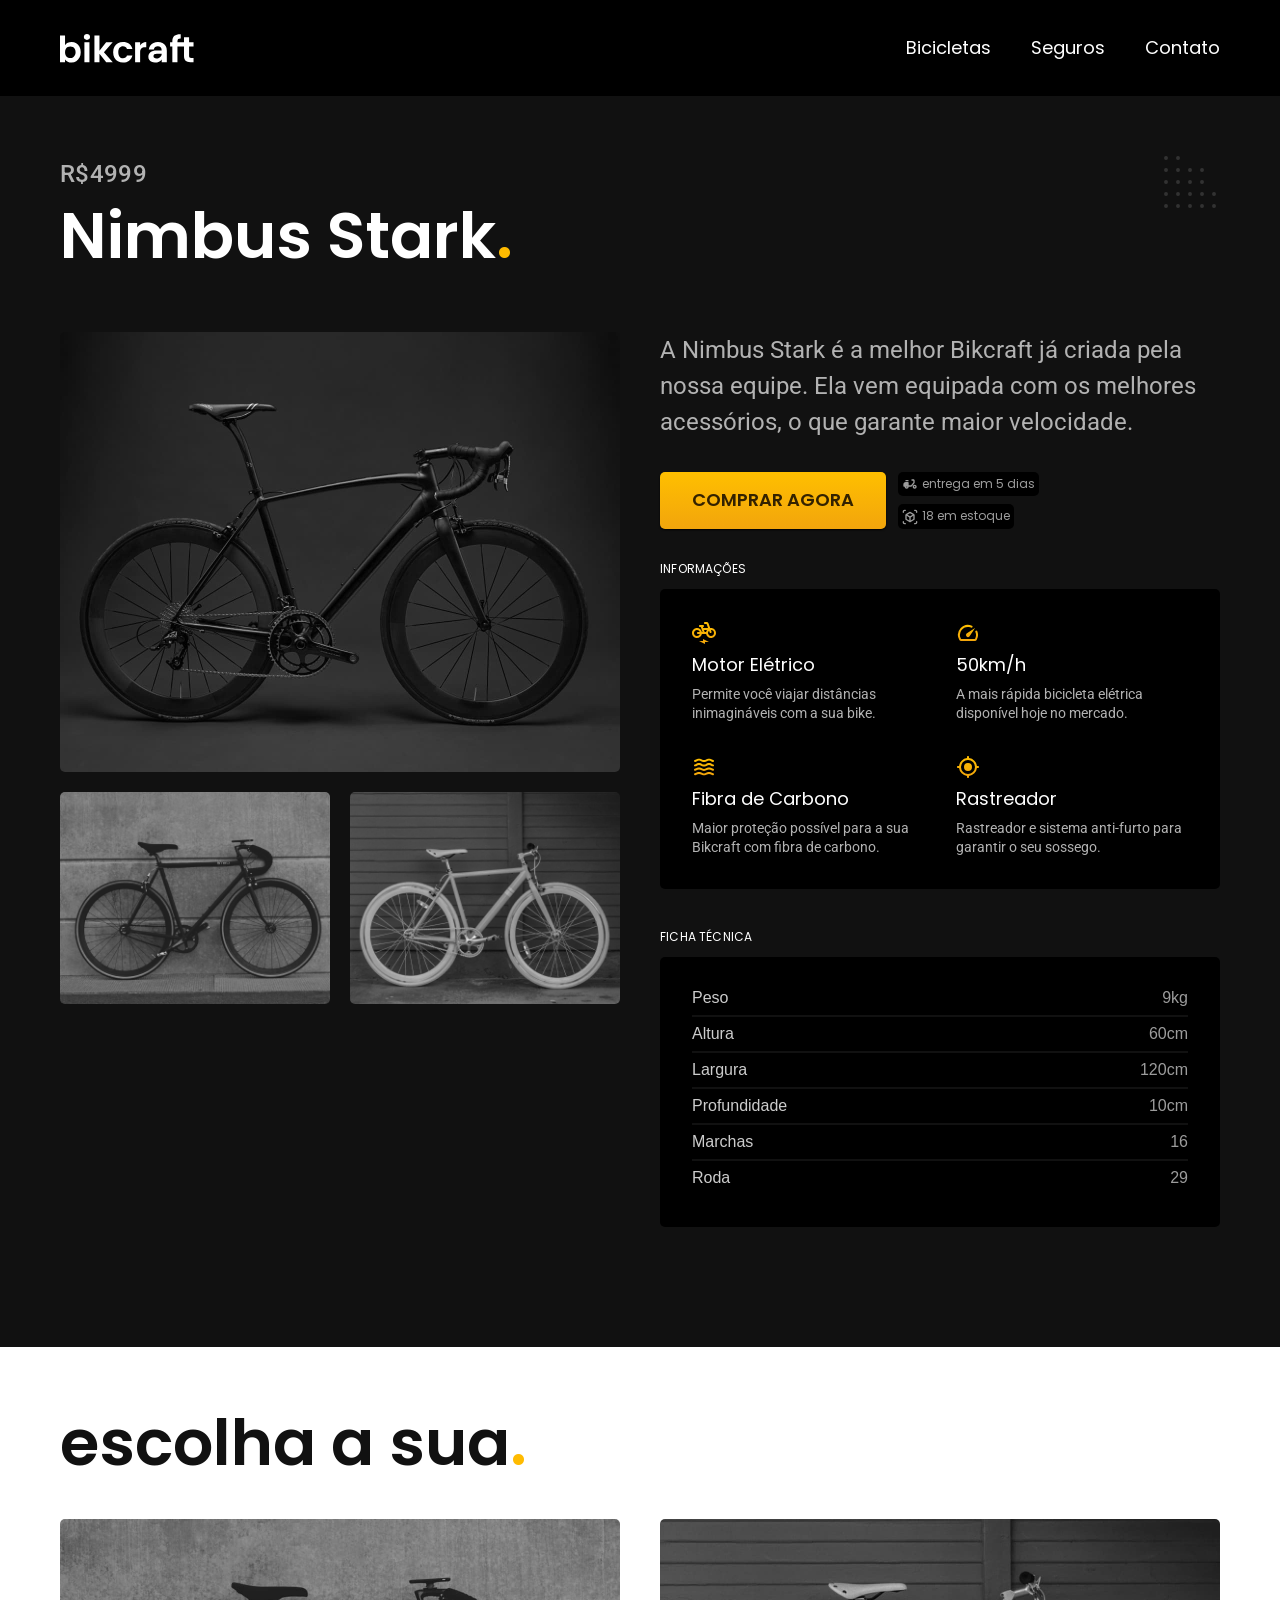
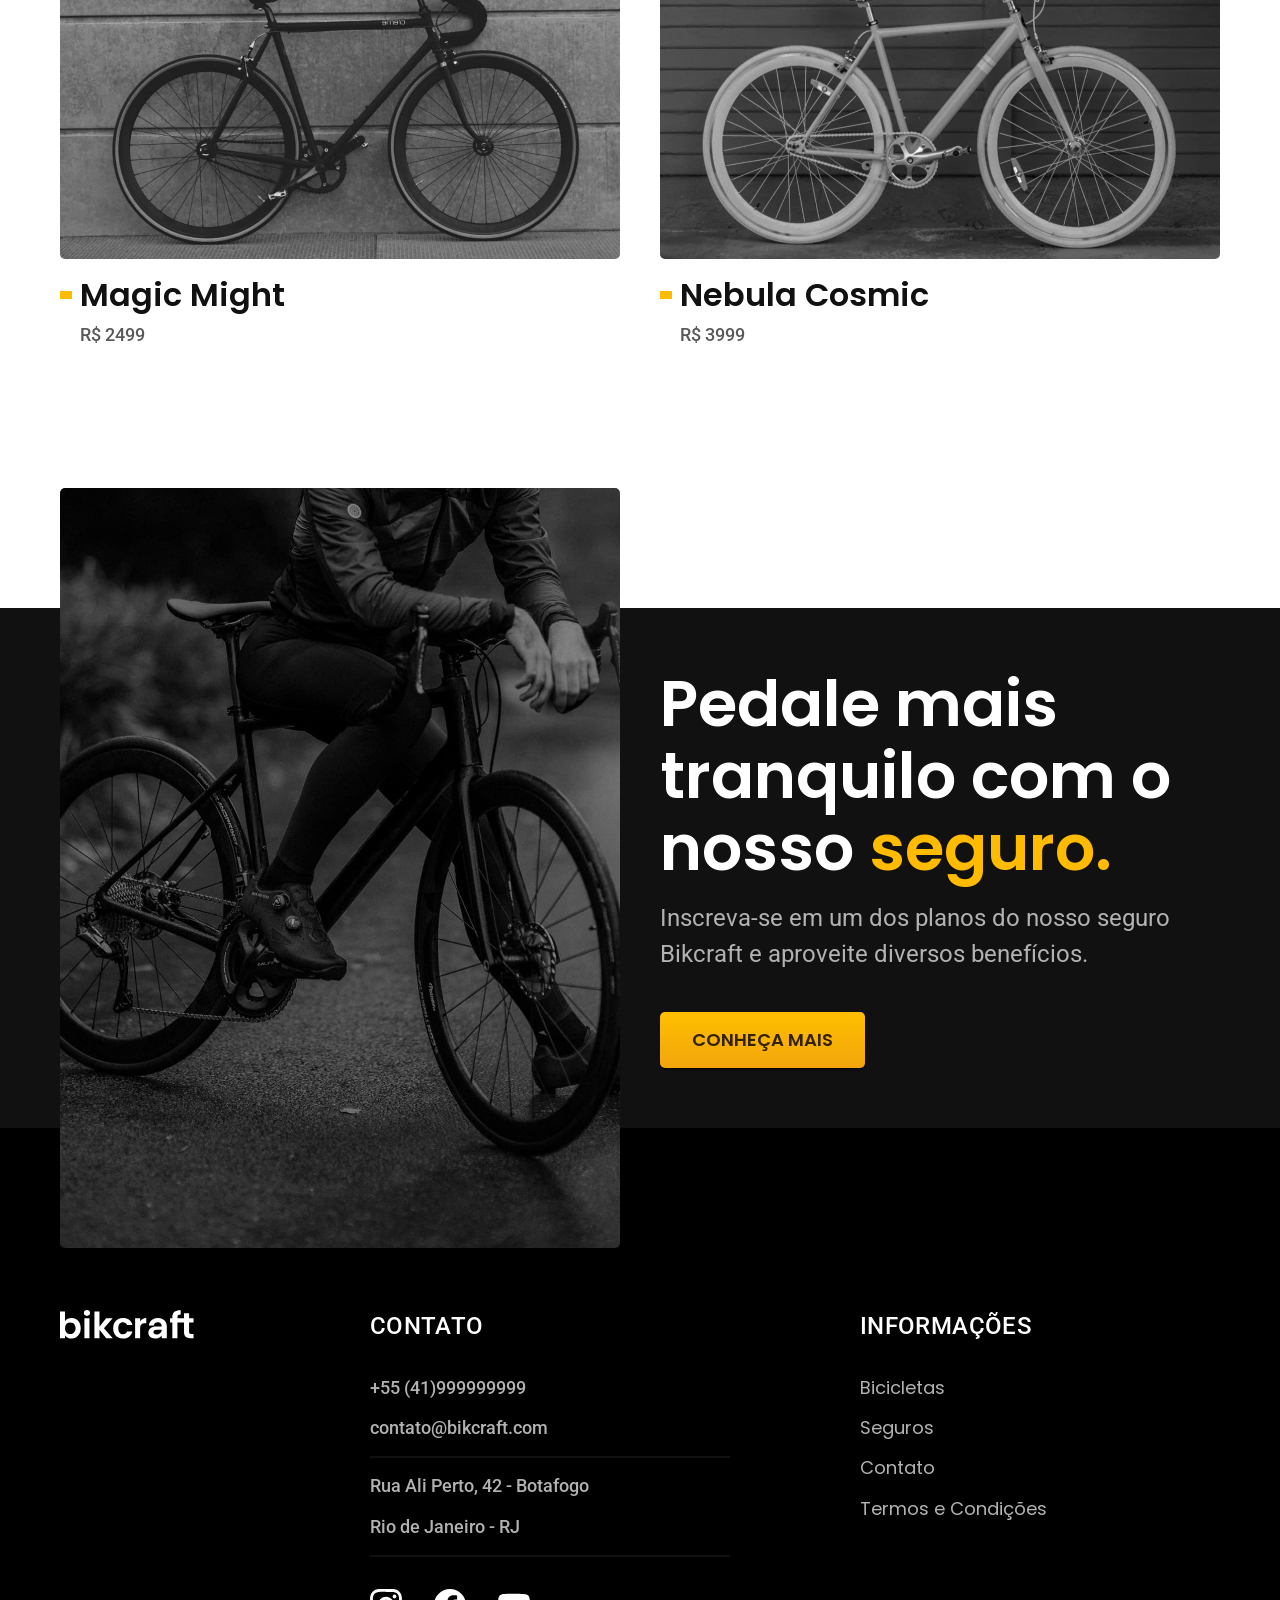
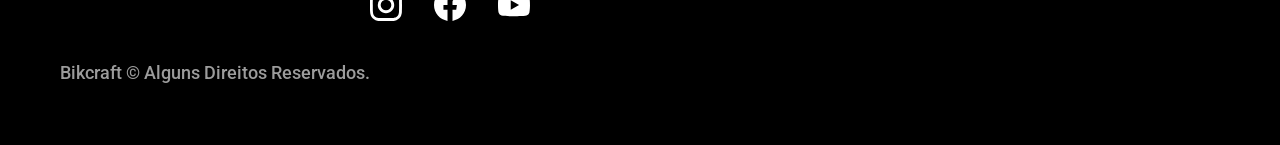
<file: bicicletas/nimbus.html>
<!DOCTYPE html>
<html lang="en">

<head>
  <meta charset="UTF-8">
  <meta name="viewport" content="width=device-width, initial-scale=1.0">
  <meta name="description" content="Bicicletas elétricas de alta precisão e qualidade,  feitas sob medida para o cliente. Explore o mundo na sua velocidade com a Bikcraft.">
  <link rel="shortcut icon" href="favicon.svg" type="image/x-icon">
  <link rel="stylesheet" href="../css/style.css">
  <link rel="preconnect" href="https://fonts.googleapis.com">
  <link rel="preconnect" href="https://fonts.gstatic.com" crossorigin>
  <link href="https://fonts.googleapis.com/css2?family=Merriweather:ital,opsz,wght@1,18..144,900&family=Poppins:wght@400;600&family=Roboto:wght@100..900&display=swap" rel="stylesheet">
  <title>Nimbus | Bikcraft</title>
  <script>
    document.documentElement.classList.add('js')
  </script>
</head>

<body id="bicicleta">
  <header class="header-bg">
    <div class="header container">
      <a href="../index.html"><img src="../img/bikcraft.svg" alt="Bikcraft"></a>
      <nav aria-label="primaria">
        <ul class="header-menu font-1-m cor-0">
          <li><a href="../bicicletas.html">Bicicletas</a></li>
          <li><a href="../seguros.html">Seguros</a></li>
          <li><a href="../contato.html">Contato</a></li>
        </ul>
      </nav>
    </div>
  </header>

  <main class="titulo-bg">
    <div>
      <div class="titulo container">
        <p class="font-2-lb cor-5">R$4999</p>
        <h1 class="font-1-xxl cor-0">Nimbus Stark<span class="cor-p1">.</span></h1>
      </div>
    </div>
    <div class="bicicleta container">
      <div class="bicicleta-imagens">
        <img src="../img/bicicleta/nimbus1.jpg" alt="Bicicleta preta">
        <img src="../img/bicicleta/nimbus2.jpg" alt="Bicicleta preta">
        <img src="../img/bicicleta/nimbus3.jpg" alt="Bicicleta preta">
      </div>
      <div class="bicicleta-conteudo">
        <p class="font-2-l cor-5">A Nimbus Stark é a melhor Bikcraft já criada pela nossa equipe. Ela vem equipada com os melhores acessórios, o que garante maior velocidade.</p>
        <div class="bicicleta-comprar">
          <a href="../orcamento.html?produto=bikcraft&tipo=nimbus" class="botao">Comprar Agora</a>
          <span class="font-1-xs cor-6"><img src="../img/icones/entrega.svg" alt="">entrega em 5 dias</span>
          <span class="font-1-xs cor-6"><img src="../img/icones/estoque.svg" alt="">18 em estoque</span>
        </div>
        <h2 class="font-1-xs cor-0">Informações</h2>
        <ul class="bicicleta-informacoes font-2-xs cor-5">
          <li>
            <img src="../img/icones/eletrica.svg" alt="">
            <h3 class="font-1-m cor-0">Motor Elétrico</h3>
            <p>Permite você viajar distâncias inimagináveis com a sua bike.</p>
          </li>
          <li>
            <img src="../img/icones/velocidade.svg" alt="">
            <h3 class="font-1-m cor-0">50km/h</h3>
            <p>A mais rápida bicicleta elétrica disponível hoje no mercado.</p>
          </li>
          <li>
            <img src="../img/icones/carbono.svg" alt="">
            <h3 class="font-1-m cor-0">Fibra de Carbono</h3>
            <p>Maior proteção possível para a sua Bikcraft com fibra de carbono.</p>
          </li>
          <li>
            <img src="../img/icones/rastreador.svg" alt="">
            <h3 class="font-1-m cor-0">Rastreador</h3>
            <p>Rastreador e sistema anti-furto para garantir o seu sossego.</p>
          </li>
        </ul>
        <h2 class="font-1-xs cor-0">Ficha técnica</h2>
        <ul class="bicicleta-ficha font-2-mb cor-4">
          <li>Peso <span>9kg</span></li>
          <li>Altura<span>60cm</span></li>
          <li>Largura<span>120cm</span></li>
          <li>Profundidade<span>10cm</span></li>
          <li>Marchas<span>16</span></li>
          <li>Roda<span>29</span></li>
        </ul>
      </div>
    </div>
  </main>

  <article class="bicicletas-lista container">
    <h2 class="font-1-xxl">escolha a sua<span class="cor-p1">.</span></h2>
    <ul>
      <li>
        <a href="./magic.html">
          <img src="../img/bicicletas/magic.jpg" alt="Bicileta preta">
          <h3 class="font-1-xl">Magic Might</h3>
          <span class="font-2-m cor-8">R$ 2499</span>
        </a>
      </li>
      <li>
        <a href="./nebula.html">
          <img src="../img/bicicletas/nebula.jpg" alt="Bicileta preta">
          <h3 class="font-1-xl">Nebula Cosmic</h3>
          <span class="font-2-m cor-8">R$ 3999</span>
        </a>
      </li>
    </ul>
  </article>

  <article class="seguro-bg">
    <div class="seguro container">
      <div class="seguro-imagem">
        <img src="../img/fotos/seguros.jpg" alt="Pessoa parada em cima de uma bicicleta.">
      </div>
      <div class="seguro-conteudo">
        <h2 class="font-1-xxl cor-0">Pedale mais tranquilo com o nosso <span class="cor-p1">seguro.</span></h2>
        <p class="font-2-l cor-5">Inscreva-se em um dos planos do nosso seguro Bikcraft e aproveite diversos benefícios.</p>
        <a href="../seguros.html" class="botao">Conheça Mais</a>
      </div>

    </div>
  </article>

  <footer class="footer-bg">
    <div class="footer container">
      <img src="../img/bikcraft.svg" alt="Bikcraft">
      <div class="footer-contato">
        <h3 class="font-2-lb cor-0">Contato</h3>
        <ul class="font-2-m cor-5">
          <li><a href="tel:+5541999999999">+55 (41)999999999</a></li>
          <li><a href="mailto:contato@bikcraft.com">contato@bikcraft.com</a></li>
          <li>Rua Ali Perto, 42 - Botafogo</li>
          <li>Rio de Janeiro - RJ</li>
        </ul>
        <div class="footer-redes">
          <a href="../">
            <img src="../img/redes/instagram.svg" alt="Instagram">
          </a>
          <a href="../">
            <img src="../img/redes/facebook.svg" alt="Facebook">
          </a>
          <a href="../">
            <img src="../img/redes/youtube.svg" alt="Youtube">
          </a>
        </div>
      </div>

      <div class="footer-informacoes">
        <h3 class="font-2-lb cor-0">Informações</h3>
        <nav>
          <ul class="font-1-m cor-5">
            <li><a href="../bicicletas.html">Bicicletas</a></li>
            <li><a href="../seguros.html">Seguros</a></li>
            <li><a href="../contato.html">Contato</a></li>
            <li><a href="../termos.html">Termos e Condições</a></li>
          </ul>
        </nav>
      </div>
      <p class="font-2-m cor-6 footer-copy">Bikcraft © Alguns Direitos Reservados.</p>
    </div>
  </footer>
  <script src="../js/script.js"></script>
</body>

</html>
</file>
<file: css/style.css>
body{margin:0;padding:0;color:#111;font-family:Arial,Helvetica,sans-serif}blockquote,dd,h1,h2,h3,h4,p{margin:0}ul{margin:0;padding:0;list-style:none}a{text-decoration:none;color:inherit}img{max-width:100%;display:block;height:auto}img[src$='.jpg']{border-radius:5px}button{border:none}.font-1-xs{font:400 0.75rem/1.35 Poppins,sans-serif}.font-2-xs{font:400 0.875rem/1.35 Roboto,sans-serif}.font-1-s{font:400 1rem/1.5 Poppins,sans-serif}.font-2-s{font:400 1rem/1.5 Roboto,sans-serif}.font-1-m,.font-1-mb{font:400 1.125rem/1.35 Poppins,sans-serif}.font-1-mb{font-weight:600}.font-2-m{font:500 1.125rem/1.35 Roboto,sans-serif}.font-1-l{font:400 1.5rem/1.5 Poppins,sans-serif}.font-2-l,.font-2-lb{font:400 1.5rem/1.5 Roboto,sans-serif}.font-2-lb{font-weight:500;letter-spacing:.015em;text-transform:uppercase}.font-1-xl{font:600 2rem/1.25 Poppins,sans-serif}.font-2-xl{font:500 2rem/1.25 Roboto,sans-serif}.font-1-xxl{font:600 4rem/1.125 Poppins,sans-serif}@media (max-width:1200px){.font-1-xxl{font-size:3rem}.font-2-l,.font-2-lb{font-size:1.125rem}}@media (max-width:800px){.font-1-xxl{font-size:2rem}.font-1-xl,.font-2-xl{font-weight:1.5rem}}:root{--cor-0:#ffffff;--cor-1:#f7f7f7;--cor-2:#ededed;--cor-3:#dedede;--cor-4:#cccccc;--cor-5:#b2b2b2;--cor-6:#9c9c9c;--cor-7:#717171;--cor-8:#595959;--cor-9:#404040;--cor-10:#2e2e2e;--cor-11:#111111;--cor-12:#000000;--cor-p1:#ffbb00;--cor-p2:#e4a30b;--cor-p3:#a66f00;--cor-p4:#664400;--cor-p5:#332200}.cor-0{color:var(--cor-0)}.cor-1{color:var(--cor-1)}.cor-2{color:var(--cor-2)}.cor-3{color:var(--cor-3)}.cor-4{color:var(--cor-4)}.cor-5{color:var(--cor-5)}.cor-6{color:var(--cor-6)}.cor-7{color:var(--cor-7)}.cor-8{color:var(--cor-8)}.cor-9{color:var(--cor-9)}.cor-10{color:var(--cor-10)}.cor-11{color:var(--cor-11)}.cor-12{color:var(--cor-12)}.cor-p1{color:var(--cor-p1)}.cor-p2{color:var(--cor-p2)}.cor-p3{color:var(--cor-p3)}.cor-p4{color:var(--cor-p4)}.cor-p5{color:var(--cor-p5)}.js .fadeInDown{transform:translate3d(0,-20px,0)}.js .fadeInUp{transform:translate3d(0,20px,0)}.js .fadeInRight{transform:translate3d(20px,0,0)}.js .fadeInLeft{transform:translate3d(-20px,0,0)}.js [data-anime]{opacity:0}.js .anime{opacity:1;transform:none;transition:transform .8s,opacity .8s}.header-bg{background-color:var(--cor-12)}.header{display:flex;flex-wrap:wrap;gap:1.25rem;justify-content:space-between;align-items:center;padding-bottom:1.25rem;padding-top:1.25rem}.header-menu{display:flex;flex-wrap:wrap;justify-content:space-evenly;gap:2.5rem;font-size:1.125rem}.header-menu a{display:inline-block;padding:1rem 0;position:relative}.header-menu a::after{content:'';display:block;height:.125rem;width:0;background-color:var(--cor-0);margin-top:.25rem;transition:.3s;position:absolute}.header-menu a.ativo::after,.header-menu a:hover::after{width:100%}@media (max-width:800px){.header-menu{gap:1.25rem}.header-menu a{background-color:var(--cor-11);padding:.75rem 1rem;border-radius:5px}.header-menu a:hover{background-color:var(--cor-10)}.header-menu a::after{display:none}}@media (max-width:600px){.header-menu{gap:.75rem}.header-menu a{padding:.5rem .75rem;font-size:.875rem}}.container{max-width:1200px;box-sizing:border-box;padding-left:1.25rem;padding-right:1.25rem;margin-left:auto;margin-right:auto}.botao{display:inline-block;padding:1rem 2rem;background:linear-gradient(#ffbf00,#f2a50c);border-radius:5px;box-shadow:0 1px 2px #000;color:var(--cor-p5);text-transform:uppercase;font:600 1.125rem/1.35 Poppins,sans-serif;max-width:max-content;cursor:pointer}.botao:hover{background:linear-gradient(#ffb60d,#e59317)}.botao.secundario{background:var(--cor-10);color:var(--cor-2)}.botao.secundario:hover{background:var(--cor-9);color:var(--cor-2)}.botao.seta{display:flex;align-items:center}.botao.seta::after{content:'';display:inline-block;width:18px;height:10px;margin-left:12px;background-image:url('../img/icones/seta.svg')}.botao.seta:hover::after{transform:translateX(4px)}@media (max-width:600px){.botao{padding:.75rem 1rem;font-size:1rem}}.link{display:inline-block;color:var(--cor-p1);font:500 1.5rem/1.5 Poppins,sans-serif;text-transform:uppercase;position:relative}.link::after{content:'';display:block;height:.25rem;width:100%;transition:.15s;background-color:currentColor;margin-top:.25rem;position:absolute}.link:hover{transition:.15s;color:var(--cor-0)}.titulo-bg{padding-top:3.75rem;padding-bottom:3.75rem;background:var(--cor-11)}.titulo{background:url('../img/dec/top-right.svg') no-repeat top right 1.5rem}.titulo p{margin-bottom:.5rem}@media (max-width:800px){.titulo-bg{padding-bottom:2.5rem;padding-top:2.5rem}.titulo p{font-size:1rem;text-transform:lowercase;font-weight:400}}.form{display:grid;grid-template-columns:1fr 1fr;gap:1.25rem}.form label{display:block;font:600 1rem/1.5 Poppins,sans-serif;margin-bottom:.25rem}.col-2{grid-column:span 2}.form input[type=email],.form input[type=text],.form textarea{font:400 1rem/1.5 Roboto,sans-serif;background:var(--cor-1);border:1px solid var(--cor-2);border-radius:5px;padding:.75rem;width:100%;box-sizing:border-box}.form input[type=email]:focus,.form input[type=text]:focus,.form textarea:focus{outline:0;border-color:var(--cor-p1);background:var(--cor-0);box-shadow:0 0 0 2px #fea}@media (max-width:600px){.form{grid-template-columns:1fr}.form .col-2{grid-column:1}}.introducao-bg{background:var(--cor-12) url('../img/dec/bottom-left.svg') no-repeat bottom 10rem left 2rem;box-shadow:inset 0 -7.5rem var(--cor-0)}.introducao{display:grid;grid-template-columns:1fr 1fr;gap:0 2.5rem}.introducao-conteudo{align-self:end;padding-bottom:15rem}.introducao h1{margin-bottom:2rem}.introducao p{margin-bottom:3rem}.introducao img{width:100%;height:100%;object-fit:cover}@media (max-width:800px){.introducao-bg{background-color:var(--cor-11);padding-top:2.5rem;box-shadow:inset 0 -3.75rem var(--cor-0)}.introducao h1{margin-bottom:1rem}.introducao-conteudo{padding-bottom:2rem}.introducao{grid-template-columns:1fr}.introducao img{height:300px;width:100%}}.tecnologia-bg{background-color:var(--cor-11);box-shadow:inset 0 5rem var(--cor-0),inset 0 -5rem var(--cor-0)}.tecnologia{display:grid;grid-template-columns:1fr 1fr;gap:2.5rem}.tecnologia-imagem img{width:100%;height:100%;object-fit:cover;object-position:left}.tecnologia-conteudo{padding-top:10rem;padding-bottom:10rem}.tecnologia-conteudo>span{display:block;margin-bottom:1.25rem}.tecnologia-conteudo h2{margin-bottom:2rem}.tecnologia-conteudo>p{margin-bottom:1.25rem}.tecnologia-conteudo a{margin-bottom:5rem}.tecnologia-vantagens{display:flex;gap:2.5rem}.tecnologia-vantagens h3{margin-bottom:.5rem;width:max-content}.tecnologia-vantagens img{width:1.5rem;margin-bottom:.5rem}@media (max-width:800px){.tecnologia-bg{box-shadow:initial}.tecnologia{grid-template-columns:1fr}.tecnologia-conteudo{padding-top:3.75rem;padding-bottom:3.75rem}.tecnologia-imagem{display:none}.tecnologia-conteudo a{margin-bottom:3.75rem}}@media (max-width:600px){.tecnologia-vantagens{flex-direction:column}}.parceiros{padding-top:3.75rem;padding-bottom:7.5rem}.parceiros h2{margin-bottom:3.75rem}.parceiros ul{padding:0 1.25rem;display:grid;grid-template-columns:repeat(4,1fr);max-width:1400px;margin:0 auto}.parceiros li{display:flex;padding:2rem;border-left:.125rem solid var(--cor-2)}.parceiros li img{margin:auto}.parceiros li:first-child,.parceiros li:nth-child(5){border-left:none}.parceiros li:nth-child(n+5){border-top:.125rem solid var(--cor-2)}@media (max-width:800px){.parceiros{padding-bottom:3.75rem}.parceiros li{padding:1.25rem}.parceiros h2{margin-bottom:1.25rem}.parceiros ul{grid-template-columns:repeat(2,1fr)}.parceiros li:nth-child(n+3){border-top:.125rem solid var(--cor-2)}.parceiros li:nth-child(odd){border-left:none}}.depoimento{display:grid;grid-template-columns:repeat(2,1fr);background-color:var(--cor-p1)}.depoimento-imagem img{border-radius:0;width:100%;height:100%;object-fit:cover}.depoimento-conteudo{padding:2.5rem 2.5rem 5rem 5rem;align-self:end;background:url('../img/dec/bottom-right-p.svg') no-repeat bottom 2.5rem right 2.5rem}.depoimento-conteudo p{max-width:24ch;font-family:Merriweather,serif;font-style:italic;font-weight:900;margin-bottom:2rem;position:relative}.depoimento p::before{content:'“';font-size:5rem;color:var(--cor-p2);position:absolute;top:-2rem;left:-3rem}.depoimento p::after{content:'”';font-size:5rem;color:var(--cor-p2);position:absolute}@media (min-width:1200px){.depoimento img{max-height:520px}}@media (max-width:800px){.depoimento{grid-template-columns:1fr;text-align:center}.depoimento-conteudo{padding:2.5rem 1.25rem;justify-self:center}.depoimento-imagem img{max-height:200px}.depoimento p::after,.depoimento p::before{display:none}}.bicicletas-lista{padding-top:3.75rem;padding-bottom:7.5rem}.bicicletas-lista h2{margin-bottom:2.5rem}.bicicletas-lista ul{display:flex;gap:2.5rem;padding:0 1.25rem;max-width:1400px;margin-left:auto;margin-right:auto;overflow:scroll}#bicicleta .bicicletas-lista ul{padding:0 0 1.25rem 0}.bicicletas-lista li{min-width:280px}.bicicletas-lista a{display:block}.bicicletas-lista img{margin-bottom:1rem}.bicicletas-lista h3{margin-bottom:.5rem;display:flex;align-items:center}.bicicletas-lista h3::before{content:'';display:inline-block;width:.75rem;height:.5rem;margin-right:.5rem;background-color:var(--cor-p1)}.bicicletas-lista a:hover h3::before{transition:width .3s;width:1.5rem}.bicicletas-lista li span{padding-left:1.25rem}@media (max-width:800px){.bicicletas-lista ul{gap:1.25rem}}.bicicletas-bg:nth-child(odd){background:linear-gradient(to right,var(--cor-0) 30%,var(--cor-11) 30%)}.bicicletas{display:grid;grid-template-columns:1fr 1fr;gap:2.5rem;padding-bottom:3.75rem;padding-top:3.75rem;background:url('../img/dec/top-right.svg') no-repeat top 2.5rem right 1.25rem}.bicicletas-imagem{display:grid}.bicicletas-imagem span{margin-top:1.25rem;grid-area:1/1;place-self:start end;display:inline-block;background:var(--cor-12);padding:.5rem 1rem;border-radius:5px 0 0 5px}.bicicletas-imagem img{grid-area:1/1}.bicicletas-conteudo{display:grid;grid-template-columns:1fr auto;align-content:start}.bicicletas-conteudo h2,.bicicletas-conteudo p{grid-column:1/-1}.bicicletas-conteudo h2{margin-bottom:1.25rem}.bicicletas-conteudo h2::before{display:block;content:'';width:.75rem;height:.5rem;background-color:var(--cor-p1);margin-bottom:.5rem}.bicicletas-conteudo p{margin-bottom:1.25rem}.bicicletas-conteudo a{place-self:end}.bicicletas-conteudo ul{display:grid;gap:1rem}.bicicletas-conteudo li{display:flex;gap:.5rem;align-items:center}.bicicletas-conteudo img{width:1.5rem}@media (max-width:800px){.bicicletas{grid-template-columns:1fr;gap:1.25rem;padding-top:2.5rem;padding-bottom:2.5rem}.bicicletas-bg:nth-child(odd){background:var(--cor-11)}}@media (max-width:600px){.bicicletas-conteudo{grid-template-columns:1fr}.bicicletas-conteudo ul{margin-bottom:1.25rem;grid-template-columns:1fr 1fr;font-size:.875rem}.bicicletas-conteudo a{place-self:start}}.bicicleta{display:grid;grid-template-columns:1fr 1fr;align-items:start;gap:2.5rem;padding-top:3.75rem;padding-bottom:3.75rem}#bicicleta .titulo p{text-transform:uppercase}.bicicleta-imagens{display:flex;flex-wrap:wrap;gap:1.25rem}.bicicleta-imagens img{flex:1;min-width:200px}.bicicleta-imagens img:first-child{min-width:100%}.bicicleta-conteudo>p{margin-bottom:2rem}.bicicleta-comprar{display:grid;grid-template-columns:max-content auto;align-items:center;justify-items:start;gap:.5rem .75rem;margin-bottom:2rem}.bicicleta-comprar a{grid-row:span 2}.bicicleta-comprar span{display:flex;align-items:center;gap:.25rem;background-color:var(--cor-12);padding:.25rem;border-radius:5px}.bicicleta-conteudo h2{text-transform:uppercase;letter-spacing:.015em;margin-bottom:.75rem}.bicicleta-ficha,.bicicleta-informacoes{padding:2rem;background-color:var(--cor-12);border-radius:5px}.bicicleta-informacoes{margin-bottom:2.5rem;display:grid;grid-template-columns:repeat(2,1fr);gap:2rem}.bicicleta-informacoes img{max-width:1.5rem}.bicicleta-informacoes li{display:grid;gap:.5rem}.bicicleta-ficha li{padding:.5rem 0;display:flex;justify-content:space-between;border-bottom:2px solid var(--cor-11)}.bicicleta-ficha li:first-child{padding:0;padding-bottom:.5rem}.bicicleta-ficha li:last-child{border-bottom:none}.bicicleta-ficha span{color:var(--cor-6)}@media (max-width:800px){.bicicleta{grid-template-columns:1fr;padding-top:2.5rem;padding-bottom:2.5rem}.bicicleta-imagens{grid-row:2}}@media (max-width:400px){.bicicleta-informacoes{grid-template-columns:1fr}.bicicleta-comprar{grid-template-columns:1fr}}.seguro-bg{background-color:var(--cor-11);box-shadow:inset 0 7.5rem var(--cor-0),inset 0 -7.5rem var(--cor-12)}.seguro{display:grid;grid-template-columns:1fr 1fr;gap:2.5rem}.seguro-imagem img{width:100%;height:100%;object-fit:cover}.seguro-conteudo{padding-top:11.25rem;padding-bottom:11.25rem}.seguro-conteudo h2{margin-bottom:1rem}.seguro-conteudo p{margin-bottom:2.5rem}@media (max-width:800px){.seguro-bg{box-shadow:inset 0 -3.75rem var(--cor-12)}.seguro{grid-template-columns:1fr}.seguro-conteudo{grid-row:1;padding-top:40px;padding-bottom:0}}#contato{background:linear-gradient(var(--cor-11) 35rem,var(--cor-1) 35rem)}.contato{display:grid;grid-template-columns:5fr 7fr}.contato-dados,.contato-formulario{padding:3.75rem;box-shadow:0 1px 2px rgba(0,0,0,.1)}.contato-dados{border-radius:5px 0 0 5px;background:var(--cor-12) url('../img/dec/bottom-left.svg') no-repeat bottom 1.5rem left 1.5rem}.contato-formulario{border-radius:0 5px 5px 0;background:var(--cor-0) url('../img/dec/bottom-right.svg') no-repeat bottom 1.5rem right 1.5rem}.contato-dados h2{margin-bottom:3.75rem}.contato-endereco{margin-bottom:2rem;padding-left:1.75rem;background:url('../img/icones/local.svg') no-repeat}.contato-endereco p{margin-bottom:.5rem}.contato-meios a:first-child{background:url('../img/icones/email.svg') no-repeat}.contato-meios a:nth-child(3){margin-top:2rem;margin-bottom:3.75rem;background:url('../img/icones/telefone.svg') no-repeat}.contato-meios a{display:block;max-width:max-content;margin-bottom:.5rem;padding-left:1.75rem}.contato-meios a:hover{color:var(--cor-0)}.contato-redes{display:flex;gap:2rem;padding-left:1.75rem}@media (max-width:800px){.contato{grid-template-columns:1fr}.contato-dados{background:var(--cor-12)}.contato-dados,.contato-formulario{padding:1.25rem}.contato-dados{border-radius:5px 5px 0 0}.contato-formulario{border-radius:0 0 5px 5px}.contato-dados h2,.contato-meios a:nth-child(3){margin-bottom:2rem}.contato-redes{margin-bottom:.75rem}}.lojas{display:grid;grid-template-columns:1fr 1fr;padding-bottom:3.75rem;padding-top:3.75rem;gap:0 2.5rem}.lojas h2{grid-column:1/-1;margin-bottom:3.75rem}.lojas img{border-radius:5px 5px 0 0}.lojas-item{border-radius:5px;background:var(--cor-0);box-shadow:0 1px 2px rgba(0,0,0,.1)}.lojas-conteudo{display:grid;grid-template-columns:1fr 1fr;padding:2rem;gap:2rem 1rem}.lojas-conteudo h3{grid-column:1/-1}.lojas-tempo{grid-column:1/-1;display:flex;align-items:center;gap:.5rem}.lojas-dados{display:grid;gap:.5rem;border-left:2px solid var(--cor-2);padding-left:.75rem}@media (max-width:800px){.lojas{gap:1.25rem;padding-bottom:2.5rem;padding-top:2.5rem}.lojas h2{margin-bottom:2rem}.lojas-conteudo{grid-template-columns:1fr}}@media (max-width:600px){.lojas{grid-template-columns:1fr}}.seguros-bg{background-color:var(--cor-11)}.seguros{padding-top:3.75rem;padding-bottom:3.75rem;display:grid;grid-template-columns:1fr 1fr;gap:2.5rem;align-items:center}#seguros .seguros{padding-top:0}.seguros h2{grid-column:1/-1}.seguros-item{background-color:var(--cor-12);padding:2rem 2rem 2rem 3.75rem;display:grid;grid-template-columns:1fr auto;border-radius:5px}.seguros-item h3{margin-bottom:2.5rem}.seguros-item span{grid-column:2;display:block;text-align:right}.seguros-item ul{grid-column:1/-1;margin-bottom:2rem}.seguros-item li{display:flex;align-items:center;position:relative}.seguros-item li+li{margin-top:1.25rem}.seguros-item li::before{content:'';display:inline-block;height:9px;width:13px;background-image:url('../img/icones/lista.svg');position:absolute;left:-1.25rem}.seguros-item a{grid-column:1/-1}@media (max-width:800px){.seguros{grid-template-columns:1fr}}.perguntas{padding-bottom:3.75rem;padding-top:3.75rem}.perguntas h2{margin-bottom:3.75rem}.perguntas dl>div{padding:1.25rem;border-radius:5px}.perguntas dl>div:nth-child(odd){background:var(--cor-1)}.perguntas button{display:grid;grid-template-columns:auto 1fr auto;gap:.5rem;align-items:center;cursor:pointer;border:none;background:0 0;width:100%;text-align:left}.perguntas button::before{display:inline-block;content:'';width:.75rem;height:.5rem;background-color:var(--cor-p1)}.perguntas button::after{display:inline-block;content:'';width:14px;height:6px;background:url('../img/icones/seta-abrir.svg');transition:.3s}.perguntas button:hover::after,.perguntas button[aria-expanded=true]::after{transform:rotate(180deg)}.perguntas dd{padding-left:1.25rem;padding-top:1rem;max-width:90ch}.js .perguntas dd{display:none}.js .perguntas dd.ativa{display:block}@media (max-width:800px){.perguntas{padding-top:2.5rem}.perguntas h2{margin-bottom:2.5rem}}.vantagens-bg{background:var(--cor-12)}.vantagens{padding-bottom:3.75rem;padding-top:3.75rem}.vantagens h2{margin-bottom:2.5rem}.vantagens ul{display:grid;grid-template-columns:repeat(auto-fit,minmax(280px,max-content));gap:2.5rem 5rem}.vantagens li{display:grid;gap:.5rem}@media (max-width:800px){.vantagens h2{margin-bottom:1.5rem}.vantagens ul{gap:1.25rem}}#orcamento{background:linear-gradient(var(--cor-11) 600px,var(--cor-1) 0)}.orcamento{display:grid;grid-template-columns:5fr 7fr;padding-bottom:3.75rem}.orcamento h2{text-transform:uppercase;position:relative;display:flex;align-items:center}.orcamento h2::before{content:'';display:inline-block;width:.25rem;height:.5rem;background-color:var(--cor-p1);position:absolute;left:-.75rem}.orcamento-dados,.orcamento-produto{padding:3.75rem;box-shadow:0 1px 2px rgba(0,0,0,.1)}.orcamento-produto{border-radius:5px 0 0 5px;background:var(--cor-12) url('../img/dec/bottom-left.svg') no-repeat bottom 1.5rem left 1.5rem;display:grid;grid-template-columns:1fr 1fr;gap:1.25rem;align-content:start}.orcamento-produto>*{grid-column:1/-1}.orcamento-produto>label{grid-column:initial}.orcamento-produto label{font:400 1rem/1.5 Poppins,sans-serif;color:var(--cor-4);background-color:var(--cor-10);padding:.75rem 1rem;border-radius:5px;cursor:pointer;display:grid;grid-template-columns:auto 1fr auto;align-items:center;border:1px solid var(--cor-10)}.orcamento-produto input:checked+label{background:var(--cor-0);color:var(--cor-11)}.orcamento-produto label::before{content:'';display:inline-block;box-sizing:border-box;width:.75rem;height:.75rem;border:1px solid var(--cor-6);border-radius:50%;margin-right:.5rem}.orcamento-produto input:checked+label::before{border-color:var(--cor-7);box-shadow:inset 0 0 0 3px var(--cor-0),inset 0 0 0 6px var(--cor-7)}.orcamento-produto label:hover{background-color:var(--cor-9);border-color:var(--cor-9)}.orcamento-produto input:focus+label{box-shadow:0 0 0 2px var(--cor-p1);border-color:var(--cor-12)}.orcamento-produto label span{display:none}.orcamento-produto input:checked+label span{display:inline-block}.orcamento-produto input{opacity:0;position:absolute;pointer-events:none}.orcamento-dados{border-radius:0 5px 5px 0;background:var(--cor-0) url('../img/dec/bottom-right.svg') no-repeat bottom 1.5rem right 1.5rem}.orcamento-conteudo{display:none}.orcamento-conteudo h2,.orcamento-dados h2:nth-of-type(n+2){margin-top:1.25rem}#bikcraft:checked~#orcamento-bikcraft,#seguro:checked~#orcamento-seguro{display:grid;gap:1.25rem}.orcamento-detalhes{display:none;background:var(--cor-0);padding:1.25rem;grid-template-columns:1fr 1fr;border-radius:4px;align-items:center}.orcamento-detalhes li{display:flex;align-items:center;margin-bottom:.5rem}.orcamento-detalhes li img{width:1rem;margin-right:.5rem}.orcamento-produto input:checked+label+.orcamento-detalhes{display:grid}@media (max-width:1200px){.orcamento-dados,.orcamento-produto{padding:2rem}}@media (max-width:800px){.orcamento{grid-template-columns:1fr}.orcamento-produto{border-radius:5px 5px 0 0}.orcamento-dados{border-radius:0 0 5px 5px}}@media (max-width:400px){.orcamento-produto{grid-template-columns:1fr}}.footer-bg{background-color:var(--cor-12)}.footer{display:grid;grid-template-columns:3fr 5fr 4fr;gap:2.5rem;padding-top:3.75rem;padding-bottom:3.75rem}.footer h3{margin-bottom:2rem}.footer ul{margin-bottom:2rem}.footer-contato li:nth-child(2n):after{content:'';display:block;max-width:360px;height:2px;background-color:var(--cor-11);margin-top:1rem}.footer li{margin-bottom:1rem}.footer-redes{display:flex;gap:2rem}.footer a:hover{color:var(--cor-0)}.footer-copy{grid-column:1/-1}@media (max-width:800px){.footer img{display:none}.footer{grid-template-columns:1fr 1fr}}@media (max-width:600px){.footer{grid-template-columns:1fr;gap:3.75rem}.footer-copy{margin-top:0}}.termos{padding-bottom:5rem;padding-top:5rem}.termos h2{font-weight:600;margin-bottom:1.25rem}.termos p+h2{margin-top:2.5rem}.termos p{margin-bottom:1.5rem;max-width:75ch}
</file>
